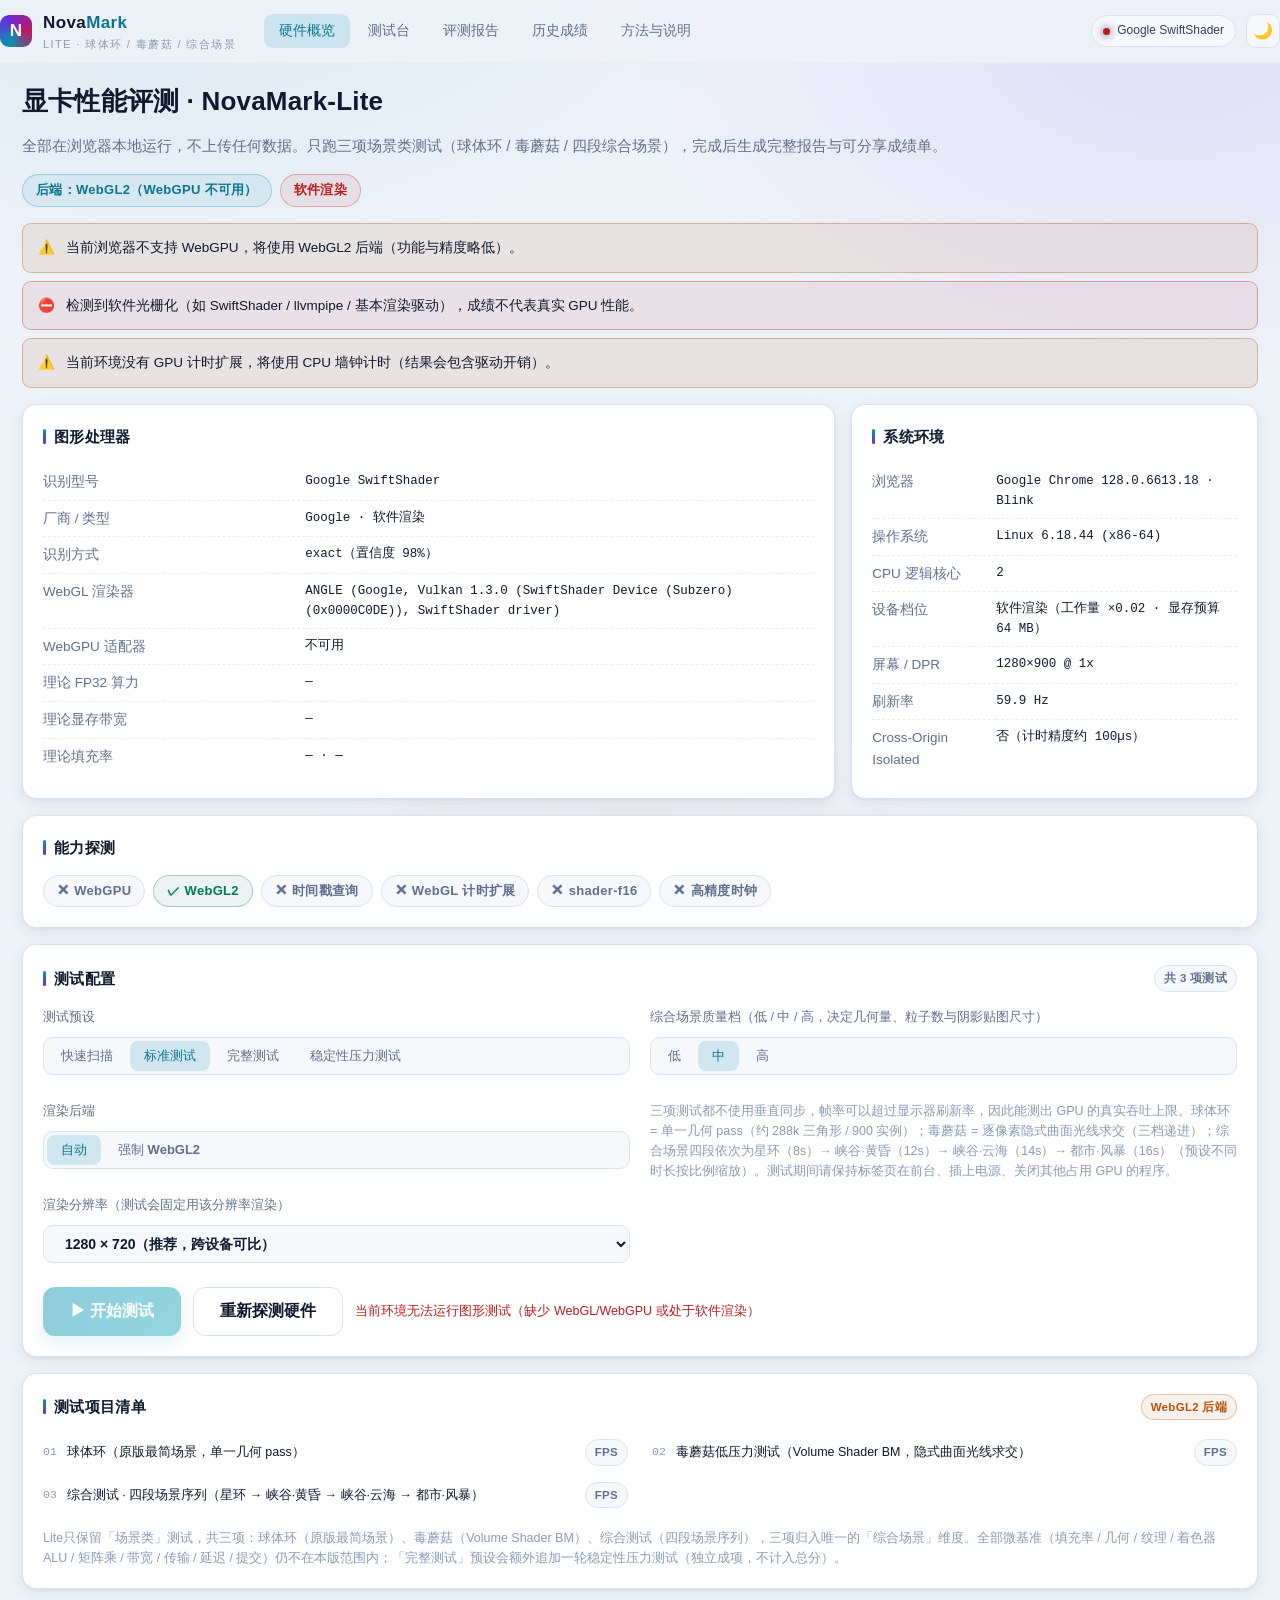
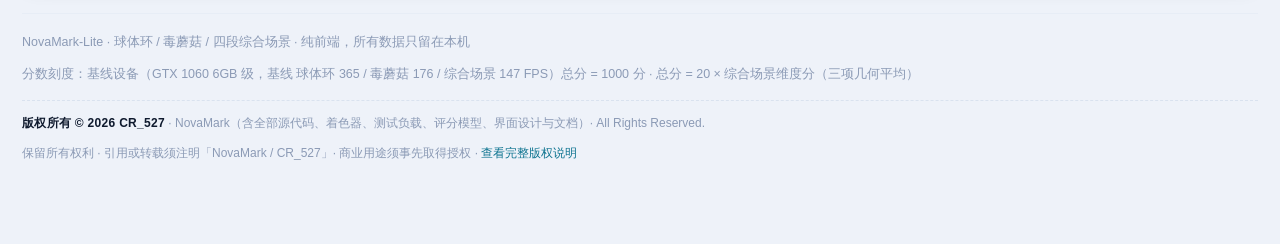
<file: index.html>
<!DOCTYPE html>
<html lang="zh-CN">
<head>
<meta charset="utf-8">
<meta name="viewport" content="width=device-width, initial-scale=1, viewport-fit=cover">
<title>NovaMark-Lite · 网页显卡场景评测（球体环 / 毒蘑菇 / 综合场景）</title>
<meta name="description" content="完全运行在浏览器里的 GPU 场景性能评测工具：球体环（原版最简场景）+ 毒蘑菇（Volume Shader BM）+ 四段综合场景序列，输出可对比的分数与完整报告。不含微基准测试。">
<meta name="author" content="CR_527">
<meta name="copyright" content="Copyright © 2026 CR_527. All Rights Reserved.">
<meta name="generator" content="NovaMark-Lite">
<meta name="rights" content="NovaMark 全部源代码、着色器、测试负载、评分模型、界面设计与文档的著作权归 CR_527 所有。">
<meta name="color-scheme" content="light dark">
<link rel="stylesheet" href="assets/css/style.css">
<link rel="icon" href="data:image/svg+xml,<svg xmlns='http://www.w3.org/2000/svg' viewBox='0 0 100 100'><defs><linearGradient id='g' x1='0' y1='0' x2='1' y2='1'><stop offset='0' stop-color='%2322d3ee'/><stop offset='1' stop-color='%238b5cf6'/></linearGradient></defs><rect width='100' height='100' rx='22' fill='url(%23g)'/><path d='M28 74V26l44 48V26' stroke='%23070b14' stroke-width='11' fill='none' stroke-linecap='round' stroke-linejoin='round'/></svg>">
<script>
/* 主题必须在样式生效前定好，否则会先闪一下白/黑。
   默认浅色；用户手动切换过就记在 localStorage 里。 */
(function () {
  try {
    var saved = localStorage.getItem('novamark:theme');
    var theme = (saved === 'dark' || saved === 'light') ? saved : 'light';
    document.documentElement.setAttribute('data-theme', theme);
  } catch (e) {
    document.documentElement.setAttribute('data-theme', 'light');
  }
})();
</script>
</head>
<body>

<header class="topbar">
  <div class="topbar-inner">
    <div class="brand" title="NovaMark-Lite">
      <div class="brand-logo">N</div>
      <div>
        <div class="brand-name">Nova<span>Mark</span></div>
        <div class="brand-sub">Lite · 球体环 / 毒蘑菇 / 综合场景</div>
      </div>
    </div>

    <nav class="nav">
      <button data-view="overview" class="active">硬件概览</button>
      <button data-view="bench">测试台</button>
      <button data-view="report">评测报告</button>
      <button data-view="history">历史成绩</button>
      <button data-view="about">方法与说明</button>
    </nav>

    <div class="topbar-right">
      <span class="chip" id="chip-gpu"><span class="dot"></span><span id="chip-gpu-text">正在探测…</span></span>
      <button class="theme-toggle" id="theme-toggle" title="切换浅色 / 深色主题" aria-label="切换主题">🌙</button>
    </div>
  </div>
</header>

<main class="app">

  <section class="view" id="view-overview"></section>

  <section class="view hidden" id="view-bench"></section>

  <section class="view hidden" id="view-report"></section>

  <section class="view hidden" id="view-history"></section>

  <section class="view hidden" id="view-about"></section>

  <footer class="mt24" style="border-top:1px solid var(--border-soft); padding-top:18px;">
    <div class="row between wrap" style="gap:12px">
      <div class="small dim">NovaMark-Lite · 球体环 / 毒蘑菇 / 四段综合场景 · 纯前端，所有数据只留在本机</div>
      <div class="small dim">
        分数刻度：基线设备（GTX 1060 6GB 级，基线 球体环 365 / 毒蘑菇 176 / 综合场景 147 FPS）总分 = 1000 分 ·
        总分 = 20 × 综合场景维度分（三项几何平均）
      </div>
    </div>
    <div class="copyright mt16">
      <div class="row between wrap" style="gap:10px">
        <div>
          <b>版权所有 © 2026 CR_527</b>
          <span class="dim">· NovaMark（含全部源代码、着色器、测试负载、评分模型、界面设计与文档）· All Rights Reserved.</span>
        </div>
        <div class="dim">
          保留所有权利 · 引用或转载须注明「NovaMark / CR_527」· 商业用途须事先取得授权 ·
          <a href="#" id="footer-copyright-link">查看完整版权说明</a>
        </div>
      </div>
    </div>
  </footer>

</main>

<div class="toast-host" id="toast-host"></div>

<noscript>
  <div class="app"><div class="alert bad">NovaMark 需要启用 JavaScript 才能运行。</div></div>
</noscript>

<!-- ============================ 依赖（全部为本地经典脚本，零构建） ============================ -->
<script src="assets/js/core/util.js"></script>

<!-- GPU 参考规格库：part-* 是各厂商分片，必须先于聚合器 gpu-db.js 加载 -->
<script src="assets/js/data/gpu-db-part-nvidia-amd.js"></script>
<script src="assets/js/data/gpu-db-part-intel-apple-qualcomm.js"></script>
<script src="assets/js/data/gpu-db-part-mobile.js"></script>
<script src="assets/js/data/gpu-db-part-techpowerup.js"></script>
<script src="assets/js/data/gpu-db.js"></script>
<script src="assets/js/detect/device.js"></script>
<script src="assets/js/detect/gpu-match.js"></script>

<script src="assets/js/report/charts.js"></script>

<!-- 场景着色器：WGSL（WebGPU）与 GLSL ES 3.00（WebGL2）两套。
     wgsl.js / glsl.js 里既含原版球体环（ring）所用的着色器，也含其余基础场景负载着色器 -->
<script src="assets/js/bench/shaders/wgsl.js"></script>
<script src="assets/js/bench/shaders/glsl.js"></script>
<script src="assets/js/bench/shaders/scene.js"></script>
<script src="assets/js/bench/shaders/scene-glsl.js"></script>
<script src="assets/js/bench/engine.js"></script>

<!-- 三个测试项：球体环（原版最简场景）→ 毒蘑菇（Volume Shader BM）→ 综合测试（四段序列） -->
<script src="assets/js/bench/tests/scene-ring.js"></script>
<script src="assets/js/bench/tests/vsbm.js"></script>
<script src="assets/js/bench/tests/scene.js"></script>

<script src="assets/js/score/score.js"></script>
<script src="assets/js/report/report.js"></script>
<script src="assets/js/bench/suite.js"></script>
<script src="assets/js/ui/app.js"></script>

<script>
/* 顶栏芯片 + 启动 */
(function () {
  function chip() {
    var N = window.Nova;
    if (!N || !N.app) return;
    var s = N.app.state;
    var t = document.getElementById('chip-gpu-text');
    var c = document.getElementById('chip-gpu');
    if (!t || !c) return;
    if (!s.deviceInfo) return;
    var name = (s.gpuMatch && s.gpuMatch.gpu) ? s.gpuMatch.gpu.name
      : (s.gpuMatch && s.gpuMatch.displayName) || '未知 GPU';
    t.textContent = name;
    c.className = 'chip ' + (s.deviceInfo.flags.softwareRenderer ? 'bad'
      : (s.deviceInfo.flags.hardwareAccelerated ? '' : 'warn'));
    c.title = (s.deviceInfo.webgl && s.deviceInfo.webgl.unmaskedRenderer) || '';
  }

  function boot() {
    if (!window.Nova || !window.Nova.app) {
      document.getElementById('view-overview').innerHTML =
        '<div class="alert bad">核心脚本加载失败，请确认 assets 目录完整。</div>';
      return;
    }
    window.Nova.app.boot();

    // 页脚「查看完整版权说明」→ 切到「方法与说明」并滚到版权块
    var link = document.getElementById('footer-copyright-link');
    if (link) {
      link.addEventListener('click', function (ev) {
        ev.preventDefault();
        window.Nova.app.setView('about');
        setTimeout(function () {
          var c = document.getElementById('copyright');
          if (c) c.scrollIntoView({ behavior: 'smooth', block: 'start' });
        }, 60);
      });
    }

    var t = setInterval(chip, 400);
    setTimeout(function () { clearInterval(t); chip(); }, 15000);
  }

  if (document.readyState === 'loading') document.addEventListener('DOMContentLoaded', boot);
  else boot();
})();
</script>

</body>
</html>
</file>
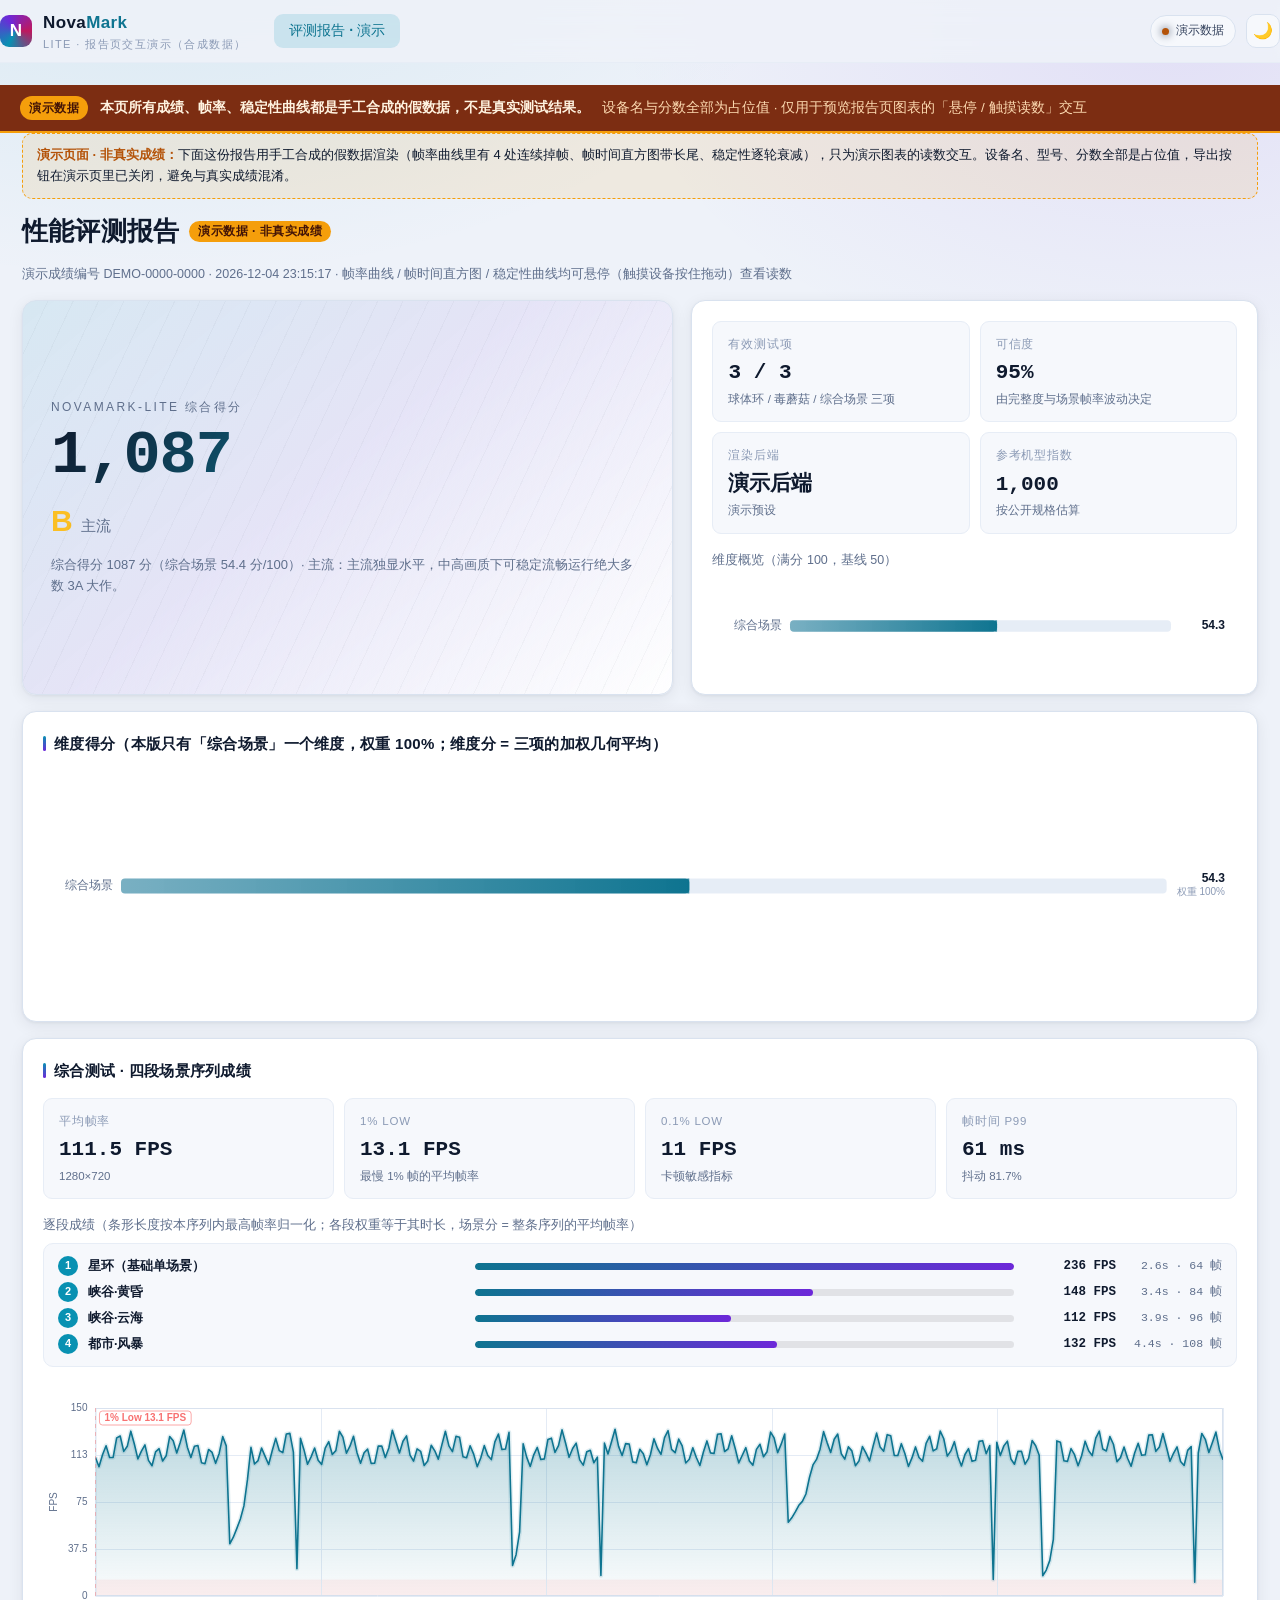
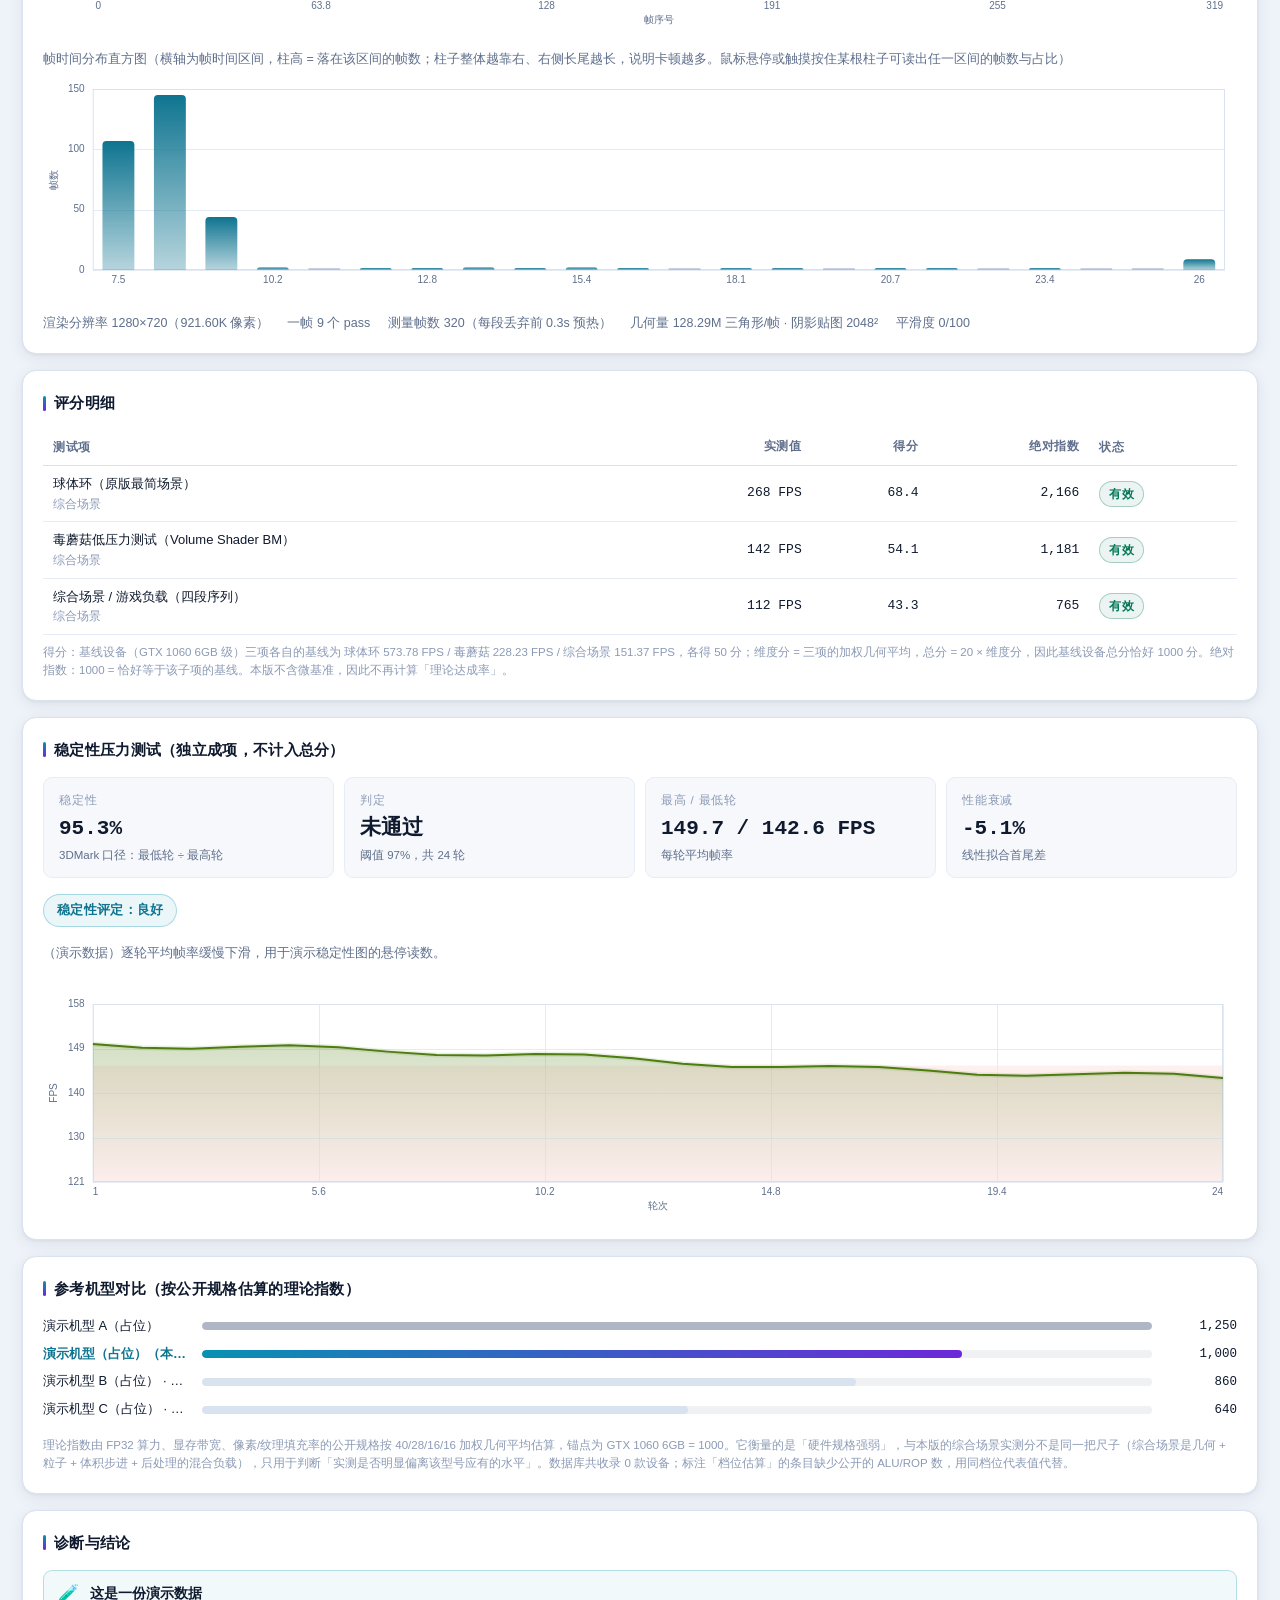
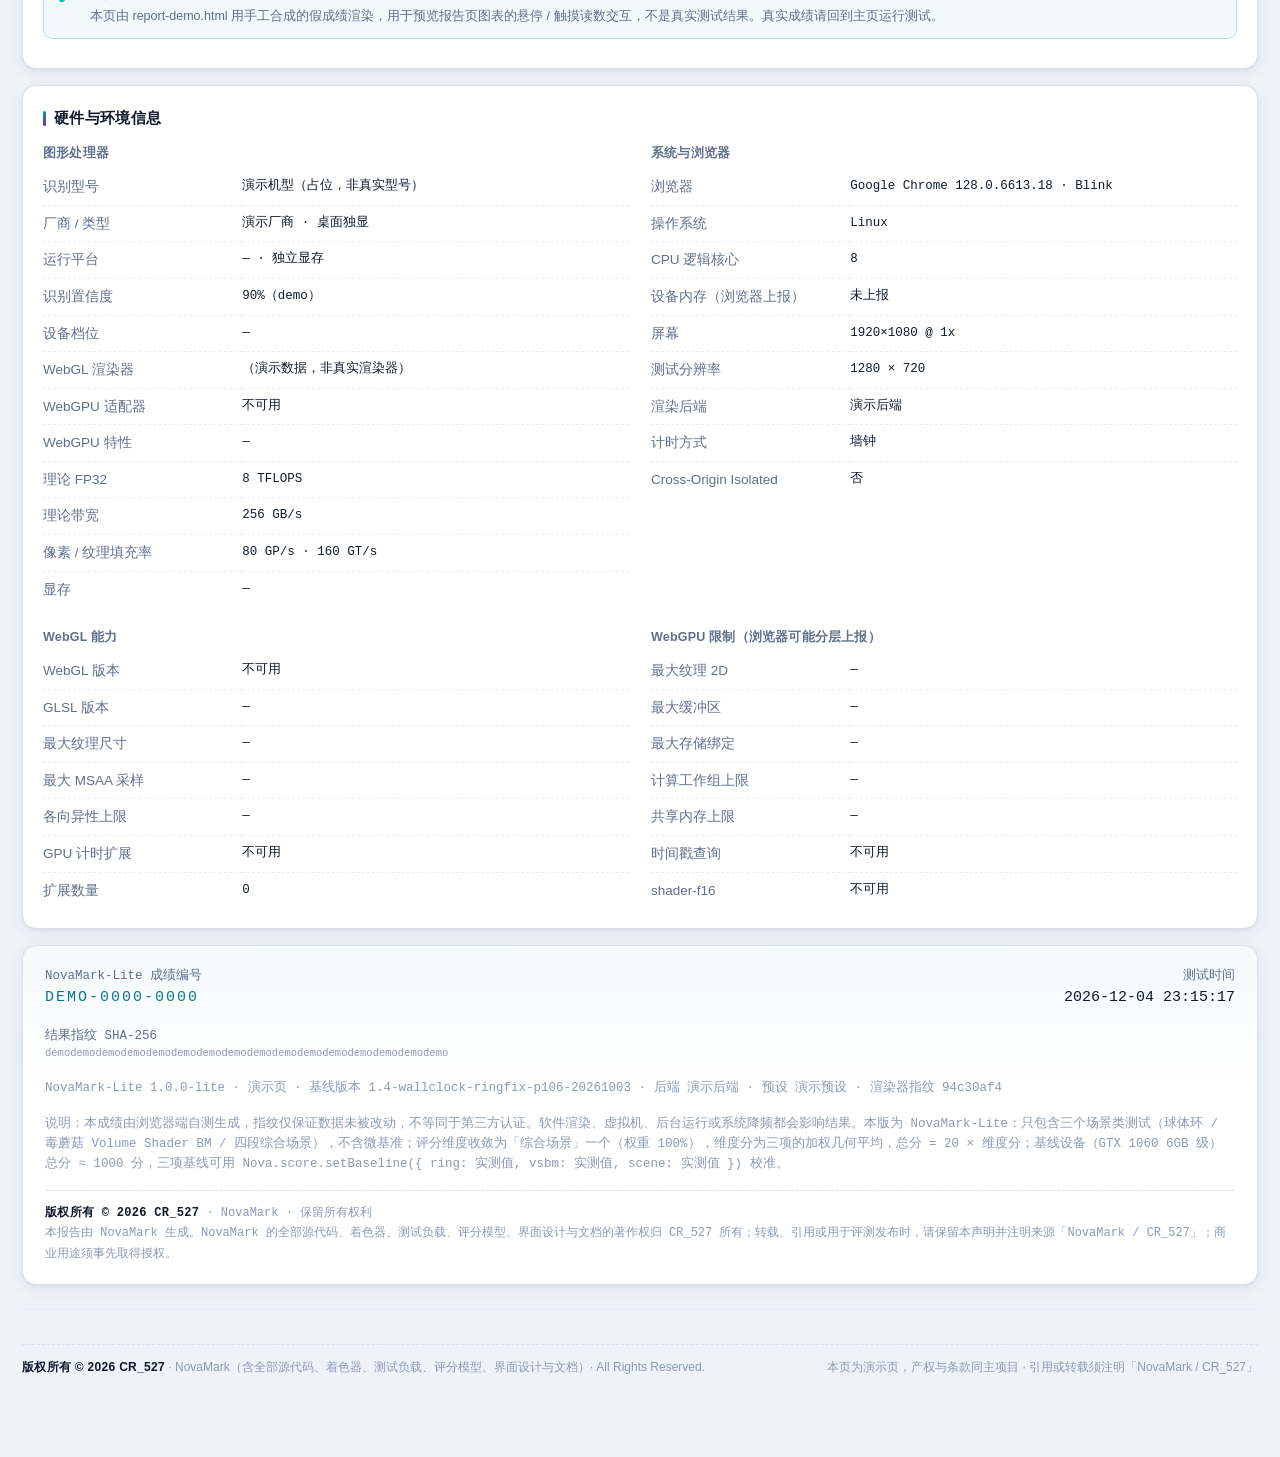
<file: report-demo.html>
<!DOCTYPE html>
<html lang="zh-CN">
<head>
<meta charset="utf-8">
<meta name="viewport" content="width=device-width, initial-scale=1, viewport-fit=cover">
<title>【演示数据 · 非真实成绩】NovaMark-Lite 报告页交互演示</title>
<meta name="robots" content="noindex">
<meta name="description" content="NovaMark-Lite 报告页的交互演示页：用手工合成的假数据渲染完整报告，用于预览图表的悬停 / 触摸读数效果。不是真实测试结果。">
<meta name="author" content="CR_527">
<meta name="copyright" content="Copyright © 2026 CR_527. All Rights Reserved.">
<meta name="color-scheme" content="light dark">
<link rel="stylesheet" href="assets/css/style.css">
<script>
/* 与 index.html 相同的主题初始化：在样式生效前定好，避免闪屏 */
(function () {
  try {
    var saved = localStorage.getItem('novamark:theme');
    document.documentElement.setAttribute('data-theme', (saved === 'dark' || saved === 'light') ? saved : 'light');
  } catch (e) {
    document.documentElement.setAttribute('data-theme', 'light');
  }
})();
</script>
<style>
  /* 演示页自己的外壳样式（不参与图表绘制）。
     注意：顶栏是 position: sticky; top: 0，所以这条横幅不能用 sticky，否则会盖住顶栏。 */
  .demo-banner {
    display: flex; align-items: center; gap: 12px; flex-wrap: wrap;
    padding: 11px 20px;
    background: #7c2d12; color: #fff3e0;
    border-bottom: 2px solid #f59e0b;
    font-size: 13.5px; line-height: 1.5;
  }
  .demo-banner .demo-tag {
    flex: 0 0 auto; padding: 3px 9px; border-radius: 999px;
    background: #f59e0b; color: #431407; font-weight: 800; letter-spacing: .5px; font-size: 12px;
  }
  .demo-banner b { font-weight: 700; }
  .demo-banner .demo-sub { color: #fcd9b0; }
  .demo-note {
    border: 1px dashed #f59e0b; background: rgba(245, 158, 11, 0.10);
    border-radius: 10px; padding: 11px 14px; margin-bottom: 16px; font-size: 13px; line-height: 1.6;
  }
  .demo-note b { color: #b45309; }
  .demo-h1 { display: flex; align-items: center; gap: 10px; flex-wrap: wrap; }
  .demo-h1 .demo-chip {
    padding: 3px 9px; border-radius: 999px; background: #f59e0b; color: #431407;
    font-weight: 800; font-size: 12px; letter-spacing: .5px;
  }
</style>
</head>
<body>

<header class="topbar">
  <div class="topbar-inner">
    <div class="brand" title="NovaMark-Lite 演示页">
      <div class="brand-logo">N</div>
      <div>
        <div class="brand-name">Nova<span>Mark</span></div>
        <div class="brand-sub">Lite · 报告页交互演示（合成数据）</div>
      </div>
    </div>
    <nav class="nav"><button class="active">评测报告 · 演示</button></nav>
    <div class="topbar-right">
      <span class="chip warn"><span class="dot"></span><span>演示数据</span></span>
      <button class="theme-toggle" id="theme-toggle" title="切换浅色 / 深色主题" aria-label="切换主题">🌙</button>
    </div>
  </div>
</header>

<div class="demo-banner" role="alert">
  <span class="demo-tag">演示数据</span>
  <b>本页所有成绩、帧率、稳定性曲线都是手工合成的假数据，不是真实测试结果。</b>
  <span class="demo-sub">设备名与分数全部为占位值 · 仅用于预览报告页图表的「悬停 / 触摸读数」交互</span>
</div>

<main class="app">
  <section class="view" id="view-report"></section>

  <footer class="mt24" style="border-top:1px solid var(--border-soft); padding-top:18px;">
    <div class="copyright mt16">
      <div class="row between wrap" style="gap:10px">
        <div>
          <b>版权所有 © 2026 CR_527</b>
          <span class="dim">· NovaMark（含全部源代码、着色器、测试负载、评分模型、界面设计与文档）· All Rights Reserved.</span>
        </div>
        <div class="dim">本页为演示页，产权与条款同主项目 · 引用或转载须注明「NovaMark / CR_527」</div>
      </div>
    </div>
  </footer>
</main>

<!-- 复用主项目同一套脚本：图表库与报告渲染，没有任何重复的绘图代码 -->
<script src="assets/js/core/util.js"></script>
<script src="assets/js/detect/device.js"></script>
<script src="assets/js/report/charts.js"></script>
<script src="assets/js/score/score.js"></script>
<script src="assets/js/report/report.js"></script>

<script>
/* ============================================================================
 * 演示页引导：合成一份「像真的」的假成绩，然后交给 Nova.report.build() 渲染。
 * 这里只造数据 + 切主题，所有图表都由 assets/js/report/charts.js 绘制，
 * 报告版式全部由 assets/js/report/report.js 生成 —— 与真实报告页完全同一套代码。
 * ==========================================================================*/
(function () {
  'use strict';

  var N = window.Nova;
  var U = N && N.util;
  var el = U.el, fmt = U.fmt;

  /* ---------------- 1. 合成帧时间序列：几处明显掉帧 + 长尾 ---------------- */

  function makeFrameTimes() {
    var out = [];
    var i;
    var base = 8.6;
    for (i = 0; i < 320; i++) {
      /* 固定相位的抖动（不用随机数，保证每次打开形状一致，便于对比截图） */
      out.push(base + 0.62 * Math.sin(i * 1.7) + 0.48 * Math.sin(i * 0.41 + 1.2));
    }
    /* 几处连续掉帧：帧率曲线上能一眼看到坑，悬停能读出是哪一帧、掉到多少。
     * 每处从峰值线性回落到该帧原本的水平 —— 只降速、不「提速」，
     * 否则会在坑的尾部造出比基准还快的假帧，直方图也会被带偏。 */
    var dips = [
      [38, 6, 24],
      [118, 3, 41],
      [196, 8, 17],
      [268, 4, 62]
    ];
    dips.forEach(function (d) {
      var n = d[1], peak = d[2];
      for (var k = 0; k < n; k++) {
        var idx = d[0] + k;
        if (idx >= out.length) continue;
        out[idx] = out[idx] + (peak - out[idx]) * (1 - k / n);
      }
    });
    /* 长尾：零星的超长帧，直方图右侧因此拖出一条尾巴 */
    [57, 143, 254, 311].forEach(function (idx, n) {
      if (idx < out.length) out[idx] = 46 + n * 15;
    });
    return out;
  }

  /* 从帧时间序列反算报告要用的统计量，保证数字与曲线自洽 */
  function frameStats(ft) {
    var fps = ft.map(function (ms) { return 1000 / ms; });
    var sum = 0, i;
    for (i = 0; i < fps.length; i++) sum += fps[i];
    var avg = sum / fps.length;
    var sortedMs = ft.slice().sort(function (a, b) { return a - b; });
    function slowestFps(frac) {
      var n = Math.max(1, Math.round(sortedMs.length * frac));
      var tail = sortedMs.slice(sortedMs.length - n);
      var s = 0;
      for (var k = 0; k < tail.length; k++) s += tail[k];
      return 1000 / (s / tail.length);
    }
    var mean = sortedMs.reduce(function (a, b) { return a + b; }, 0) / sortedMs.length;
    var varr = 0;
    for (i = 0; i < ft.length; i++) varr += (ft[i] - mean) * (ft[i] - mean);
    var sd = Math.sqrt(varr / ft.length);
    return {
      fpsAvg: avg,
      fps1Low: slowestFps(0.01),
      fps01Low: slowestFps(0.001),
      p99FrameMs: sortedMs[Math.min(sortedMs.length - 1, Math.floor(sortedMs.length * 0.99))],
      medianFrameMs: sortedMs[Math.floor(sortedMs.length / 2)],
      jitter: mean > 0 ? sd / mean : 0,
      smoothness: Math.max(0, Math.min(100, 100 - (sd / mean) * 420))
    };
  }

  /* ---------------- 2. 合成逐轮衰减的稳定性数据 ---------------- */

  function makeStabilityRounds() {
    var rounds = [];
    for (var i = 0; i < 24; i++) {
      /* 逐轮缓慢下滑 + 小幅波动：稳定性图能看到明确趋势 */
      var v = 150 * (1 - 0.0022 * i) - 0.6 * Math.sin(i * 1.1) - 0.35 * Math.sin(i * 0.37 + 2);
      rounds.push(Math.round(v * 10) / 10);
    }
    return rounds;
  }

  /* ---------------- 3. 组装一份假成绩 ---------------- */

  function buildDemoData() {
    var ft = makeFrameTimes();
    var fs = frameStats(ft);

    var demoRing = {
      id: 'ring', name: '球体环（演示）', group: 'scene', unit: 'FPS', unitScale: 1,
      backend: 'webgl2', status: 'done', raw: 268, metric: 268, samples: [], cv: 0.04, valid: true,
      meta: { frames: 240, fpsAvg: 268, fps1Low: 231, passes: 1, instances: 900, triangles: 288000 }
    };
    var demoVsbm = {
      id: 'vsbm', name: '毒蘑菇低压力测试（演示）', group: 'scene', unit: 'FPS', unitScale: 1,
      backend: 'webgl2', status: 'done', raw: 142, metric: 142, samples: [], cv: 0.05, valid: true,
      meta: { frames: 300, fpsAvg: 142, fps1Low: 120, levels: 3, levelScale: 1 }
    };
    var demoScene = {
      id: 'scene', name: '综合场景测试（演示）', group: 'scene', unit: 'FPS', unitScale: 1,
      backend: 'webgl2', status: 'done', raw: Math.round(fs.fpsAvg * 10) / 10, metric: Math.round(fs.fpsAvg * 10) / 10,
      samples: [], cv: 0.09, valid: true,
      meta: {
        frames: ft.length,
        fpsAvg: fs.fpsAvg,
        fps1Low: fs.fps1Low,
        fps01Low: fs.fps01Low,
        p99FrameMs: fs.p99FrameMs,
        medianFrameMs: fs.medianFrameMs,
        jitter: fs.jitter,
        smoothness: fs.smoothness,
        frameTimes: ft,
        segments: [
          { id: 'ring', name: '星环（基础单场景）', fps: 236, frames: 64, durationMs: 2600, mode: 'ring' },
          { id: 'canyon', name: '峡谷·黄昏', fps: 148, frames: 84, durationMs: 3400, mode: 'canyon' },
          { id: 'cloud', name: '峡谷·云海', fps: 112, frames: 96, durationMs: 3900, mode: 'canyon' },
          { id: 'city', name: '都市·风暴', fps: 132, frames: 108, durationMs: 4400, mode: 'city' }
        ],
        segmentCount: 4, totalDurationMs: 14300, warmupMs: 300, pipelineDepth: 2,
        renderWidth: 1280, renderHeight: 720, renderPixels: 1280 * 720, preset: 'medium',
        instances: 1600, triangles: 294912 + 80000 * 1600, terrainTriangles: 294912,
        rockTriangles: 80000 * 1600, particles: 24000, passes: 9, shadowSize: 2048,
        durationMs: 14300, normFactor: 1, scoreMetric: 150, scoreBasis: '整条序列平均帧率'
      }
    };

    var results = [demoRing, demoVsbm, demoScene];
    var model = N.score.dimensions(results, { flags: {} });
    var rounds = makeStabilityRounds();
    var stability = N.score.stability(rounds);
    stability.note = '（演示数据）逐轮平均帧率缓慢下滑，用于演示稳定性图的悬停读数。';

    var browser;
    try { browser = N.detect.detectBrowser(); } catch (e) { browser = null; }

    var data = {
      id: 'DEMO-0000-0000',
      hash: 'demo'.repeat(16),
      timestamp: Date.now(),
      version: 'NovaMark-Lite ' + N.VERSION + ' · 演示页',
      demo: true,
      device: {
        browser: browser || { name: '演示浏览器', version: '0.0' },
        os: (browser && browser.os) || { name: '演示系统', version: '0.0' },
        webgl: { unmaskedRenderer: '（演示数据，非真实渲染器）' },
        webgpu: {},
        hardware: { cpuCores: 8, screen: { width: 1920, height: 1080 }, devicePixelRatio: 1 },
        flags: {}
      },
      gpu: {
        displayName: '演示机型（占位，非真实型号）',
        match: {
          gpu: {
            name: '演示机型（占位，非真实型号）', vendor: '演示厂商', type: 'desktop',
            specs: { fp32Tflops: 8.0, bandwidthGBs: 256, pixelRateGps: 80, texelRateGts: 160 }
          },
          ok: true, confidence: 0.9, method: 'demo'
        }
      },
      results: {
        results: results,
        score: model,
        absolute: N.score.absoluteAll(results),
        efficiency: [],
        diagnostics: [{
          level: 'info', icon: '🧪',
          title: '这是一份演示数据',
          detail: '本页由 report-demo.html 用手工合成的假成绩渲染，用于预览报告页图表的悬停 / 触摸读数交互，不是真实测试结果。真实成绩请回到主页运行测试。'
        }],
        comparison: {
          self: { name: '演示机型（占位）', index: 1000, self: true },
          entries: [
            { name: '演示机型 A（占位）', index: 1250 },
            { name: '演示机型（占位）', index: 1000, self: true },
            { name: '演示机型 B（占位）', index: 860, estimated: true },
            { name: '演示机型 C（占位）', index: 640, estimated: true }
          ],
          dbSize: 0
        },
        stability: stability,
        extra: { backend: '演示' }
      },
      config: { backendLabel: '演示后端', presetName: '演示预设', resolution: '1280 × 720', timing: '墙钟' }
    };
    return data;
  }

  /* ---------------- 4. 主题切换（与主项目同一套调色板） ---------------- */

  var CHART_THEMES = {
    light: {
      bg: 'transparent', panel: '#ffffff', border: '#d9e2ef', grid: '#e4ebf5',
      text: '#0f1a2e', muted: '#5f6f8c', dim: '#8b9ab5',
      cyan: '#0e7490', blue: '#1d4ed8', violet: '#6d28d9', magenta: '#be185d',
      lime: '#4d7c0f', amber: '#b45309', orange: '#c2410c', red: '#b91c1c',
      series: ['#0e7490', '#be185d', '#4d7c0f', '#b45309', '#6d28d9', '#1d4ed8', '#c2410c', '#b91c1c']
    },
    dark: {
      bg: 'transparent', panel: '#111a2e', border: '#1e2b45', grid: '#1b2740',
      text: '#e6edf7', muted: '#8fa3c4', dim: '#5b6b8a',
      cyan: '#22d3ee', blue: '#3b82f6', violet: '#8b5cf6', magenta: '#f472b6',
      lime: '#a3e635', amber: '#fbbf24', orange: '#fb923c', red: '#f87171',
      series: ['#22d3ee', '#f472b6', '#a3e635', '#fbbf24', '#8b5cf6', '#3b82f6', '#fb923c', '#f87171']
    }
  };

  function applyTheme(name) {
    var theme = name === 'dark' ? 'dark' : 'light';
    document.documentElement.setAttribute('data-theme', theme);
    try { U.storage.set('theme', theme); } catch (e) { /* noop */ }
    var btn = document.getElementById('theme-toggle');
    if (btn) {
      btn.textContent = theme === 'dark' ? '☀️' : '🌙';
      btn.title = theme === 'dark' ? '切换到浅色主题' : '切换到深色主题';
    }
    if (window.NovaCharts) {
      var pal = CHART_THEMES[theme];
      for (var k in pal) {
        if (Object.prototype.hasOwnProperty.call(pal, k)) NovaCharts.theme[k] = pal[k];
      }
      try { NovaCharts.redrawAll(); } catch (e) { /* noop */ }
    }
  }

  /* ---------------- 5. 渲染 ---------------- */

  function render() {
    var host = document.getElementById('view-report');
    var data = buildDemoData();
    /* 方便在控制台里检查这份假数据（也是自动化验证的抓手） */
    window.NovaDemoData = data;
    window.NovaDemoIsFake = true;

    host.appendChild(el('div', { class: 'demo-note' }, [
      el('b', { text: '演示页面 · 非真实成绩：' }),
      document.createTextNode('下面这份报告用手工合成的假数据渲染（帧率曲线里有 ' +
        '4 处连续掉帧、帧时间直方图带长尾、稳定性逐轮衰减），只为演示图表的读数交互。' +
        '设备名、型号、分数全部是占位值，导出按钮在演示页里已关闭，避免与真实成绩混淆。')
    ]));

    host.appendChild(el('div', { class: 'row between wrap mb16', style: { gap: '12px' } }, [
      el('div', {}, [
        el('h1', { class: 'demo-h1' }, [
          document.createTextNode('性能评测报告'),
          el('span', { class: 'demo-chip', text: '演示数据 · 非真实成绩' })
        ]),
        el('div', { class: 'muted small', text: '演示成绩编号 ' + data.id + ' · ' + fmt.date(data.timestamp) +
          ' · 帧率曲线 / 帧时间直方图 / 稳定性曲线均可悬停（触摸设备按住拖动）查看读数' })
      ])
    ]));

    var container = el('div', { id: 'report-body' });
    host.appendChild(container);

    N.report.build(container, data);

    /* 报告头部的「维度概览」迷你条形图（主项目里由 app.js 填充，这里用同一条 API 补上） */
    var heroBars = document.getElementById('nova-hero-bars');
    if (heroBars && model_of(data)) {
      var cv = el('canvas', { class: 'chart-canvas', style: { height: '96px' } });
      heroBars.appendChild(cv);
      NovaCharts.hbar(cv, {
        rowHeight: 26,
        gap: 6,
        items: model_of(data).dimensions.map(function (d, i) {
          return {
            label: d.name,
            value: d.score === null ? 0 : d.score,
            max: 100,
            color: NovaCharts.theme.series[i % NovaCharts.theme.series.length],
            display: d.score === null ? 'N/A' : fmt.num(d.score, 1)
          };
        })
      });
    }
  }

  function model_of(data) {
    return (data && data.results && data.results.score) || null;
  }

  function boot() {
    if (!N || !N.report || !N.score || !window.NovaCharts) {
      document.getElementById('view-report').innerHTML =
        '<div class="alert bad">核心脚本加载失败，请确认 assets 目录完整。</div>';
      return;
    }
    applyTheme(document.documentElement.getAttribute('data-theme') === 'dark' ? 'dark' : 'light');
    render();
    var btn = document.getElementById('theme-toggle');
    if (btn) {
      btn.addEventListener('click', function () {
        applyTheme(document.documentElement.getAttribute('data-theme') === 'dark' ? 'light' : 'dark');
      });
    }
  }

  if (document.readyState === 'loading') document.addEventListener('DOMContentLoaded', boot);
  else boot();
})();
</script>

</body>
</html>
</file>
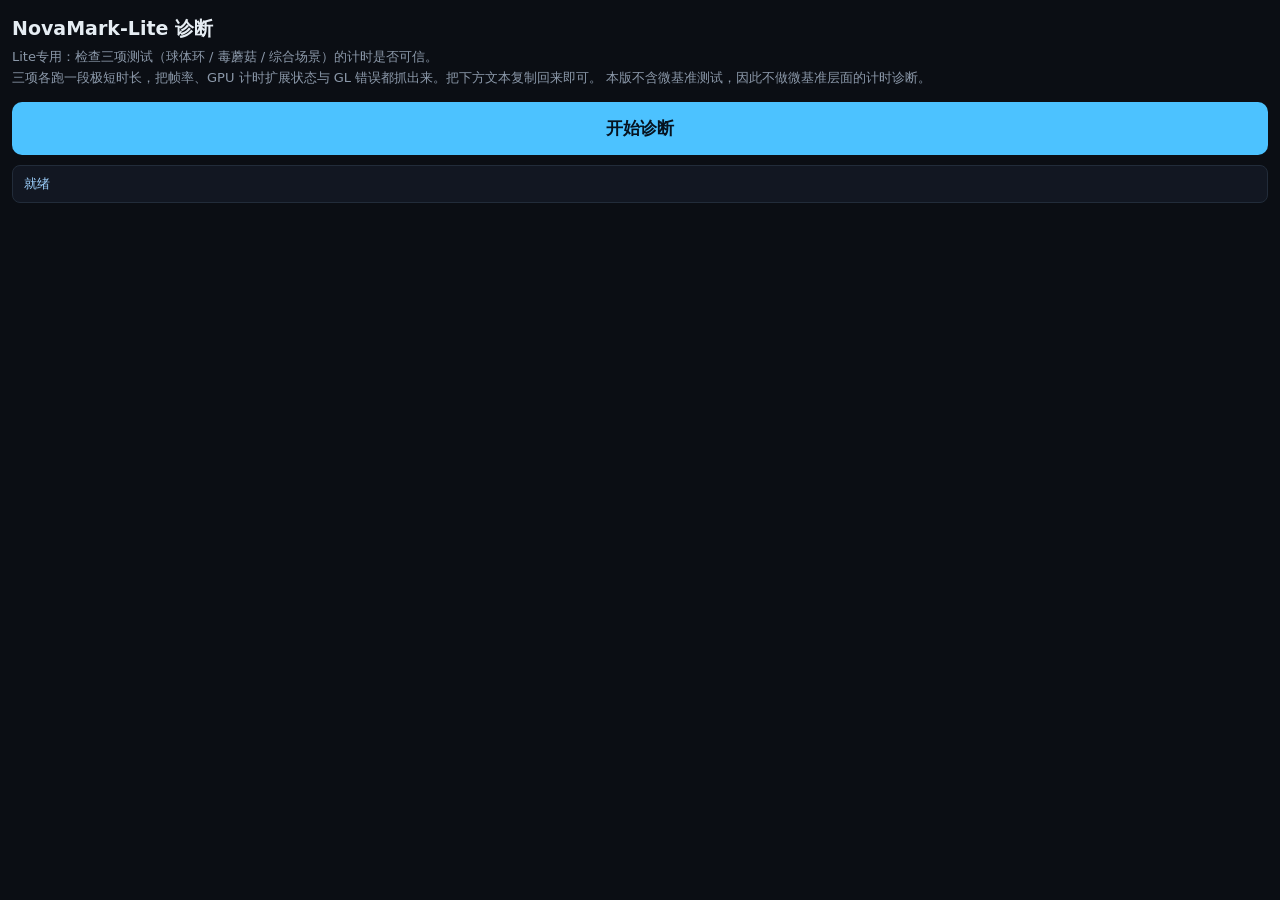
<file: tests/diag.html>
<!DOCTYPE html>
<html lang="zh-CN">
<head>
<meta charset="utf-8">
<meta name="viewport" content="width=device-width,initial-scale=1,viewport-fit=cover">
<title>NovaMark-Lite 诊断（综合场景计时可信度）</title>
<style>
  :root { color-scheme: dark; }
  * { box-sizing: border-box; }
  body {
    margin: 0; padding: 14px 12px 40px;
    background: #0b0e14; color: #e6edf3;
    font: 15px/1.55 -apple-system, "PingFang SC", "Microsoft YaHei", system-ui, sans-serif;
    -webkit-text-size-adjust: 100%;
  }
  h1 { font-size: 19px; margin: 0 0 4px; }
  .sub { color: #8b98a9; font-size: 13px; margin-bottom: 14px; }
  #go {
    width: 100%; padding: 15px; font-size: 17px; font-weight: 700;
    color: #06121f; background: #4cc2ff; border: 0; border-radius: 10px;
    margin-bottom: 16px;
  }
  #go:disabled { opacity: .5; }
  .card {
    background: #121722; border: 1px solid #222c3a; border-radius: 10px;
    padding: 11px 12px; margin-bottom: 11px;
  }
  .card h2 { font-size: 15px; margin: 0 0 8px; color: #9fd2ff; }
  .row { display: flex; justify-content: space-between; gap: 10px; padding: 2px 0; }
  .k { color: #8b98a9; }
  .v { font-family: ui-monospace, Menlo, Consolas, monospace; text-align: right; word-break: break-all; }
  .val { font-size: 19px; font-weight: 700; color: #7ee787; }
  .bad { color: #ff7b72; }
  .warn { color: #e3b341; }
  pre {
    white-space: pre-wrap; word-break: break-all; font-size: 12px;
    background: #0d1219; border: 1px solid #222c3a; border-radius: 8px;
    padding: 10px; margin: 0; max-height: 46vh; overflow: auto;
  }
  .copy { margin-top: 9px; width: 100%; padding: 12px; font-size: 15px;
    background: #1f6feb; color: #fff; border: 0; border-radius: 8px; }
</style>
</head>
<body>
<h1>NovaMark-Lite 诊断</h1>
<div class="sub">
  Lite专用：检查三项测试（球体环 / 毒蘑菇 / 综合场景）的计时是否可信。<br>
  三项各跑一段极短时长，把帧率、GPU 计时扩展状态与 GL 错误都抓出来。把下方文本复制回来即可。
  本版不含微基准测试，因此不做微基准层面的计时诊断。
</div>

<button id="go">开始诊断</button>
<div id="status" style="margin:-6px 0 14px;padding:9px 11px;background:#121722;border:1px solid #222c3a;border-radius:8px;font:13px ui-monospace,monospace;color:#9fd2ff">就绪</div>
<div id="out"></div>

<script src="../assets/js/core/util.js"></script>
<script src="../assets/js/data/gpu-db-part-nvidia-amd.js"></script>
<script src="../assets/js/data/gpu-db-part-intel-apple-qualcomm.js"></script>
<script src="../assets/js/data/gpu-db-part-mobile.js"></script>
<script src="../assets/js/data/gpu-db-part-techpowerup.js"></script>
<script src="../assets/js/data/gpu-db.js"></script>
<script src="../assets/js/detect/device.js"></script>
<script src="../assets/js/detect/gpu-match.js"></script>
<script src="../assets/js/bench/shaders/wgsl.js"></script>
<script src="../assets/js/bench/shaders/glsl.js"></script>
<script src="../assets/js/bench/shaders/scene.js"></script>
<script src="../assets/js/bench/shaders/scene-glsl.js"></script>
<script src="../assets/js/bench/engine.js"></script>
<script src="../assets/js/bench/tests/scene-ring.js"></script>
<script src="../assets/js/bench/tests/vsbm.js"></script>
<script src="../assets/js/bench/tests/scene.js"></script>
<script src="../assets/js/score/score.js"></script>
<script>
(function () {
  'use strict';
  var out = document.getElementById('out');
  var lines = [];
  function log(s) { lines.push(s); }
  function card(title, rows) {
    var h = '<div class="card"><h2>' + title + '</h2>';
    rows.forEach(function (r) {
      var cls = r.bad ? ' v bad' : (r.warn ? ' v warn' : ' v');
      var big = r.big ? ' val' : cls;
      h += '<div class="row"><span class="k">' + r.k + '</span><span class="' + big.replace(/^ /, '') + '">' + r.v + '</span></div>';
    });
    out.insertAdjacentHTML('beforeend', h + '</div>');
  }
  var statusEl = document.getElementById('status');
  function step(s) { statusEl.textContent = s; lines.push('[步骤] ' + s); }
  // 让出事件循环，保证状态条真的重绘（同步阻塞时 DOM 不会刷新）
  function yieldUI() { return new Promise(function (r) { setTimeout(r, 0); }); }

  // 实测 performance.now() 粒度 —— 它决定 1% low / P99 帧时间能精确到什么程度
  function timerRes() {
    var best = Infinity;
    for (var r = 0; r < 24; r++) {
      var p = performance.now();
      for (var i = 0; i < 8000; i++) {
        var n = performance.now();
        if (n > p) { var d = n - p; if (d > 0 && d < best) best = d; p = n; }
      }
    }
    return isFinite(best) ? best : -1;
  }

  // 探测渲染目标格式与可读性 —— 场景测试的 HDR / bloom 目标就建在这些格式上
  function probeTargets() {
    var c = document.createElement('canvas');
    c.width = 64; c.height = 64;
    var gl = c.getContext('webgl2', { alpha: false, antialias: false, preserveDrawingBuffer: false });
    if (!gl) return { err: '拿不到 webgl2 上下文' };
    var res = {};
    res.maxTex = gl.getParameter(gl.MAX_TEXTURE_SIZE);
    res.maxRb = gl.getParameter(gl.MAX_RENDERBUFFER_SIZE);
    res.maxSamples = gl.getParameter(gl.MAX_SAMPLES);
    res.cbf = !!gl.getExtension('EXT_color_buffer_float');
    res.cbhf = !!gl.getExtension('EXT_color_buffer_half_float');
    var ext = gl.getExtension('EXT_disjoint_timer_query_webgl2');
    res.timerExt = !!ext;
    res.defaultFmt = (function () {
      var f = gl.getParameter(gl.IMPLEMENTATION_COLOR_READ_FORMAT);
      var t = gl.getParameter(gl.IMPLEMENTATION_COLOR_READ_TYPE);
      return '0x' + Number(f).toString(16) + '/0x' + Number(t).toString(16);
    })();

    // 逐个格式试：建 FBO -> 检查完整性 -> readPixels -> 看 GL 错误
    function tryFmt(label, internal, fmt, type) {
      var tex = gl.createTexture();
      gl.bindTexture(gl.TEXTURE_2D, tex);
      gl.texImage2D(gl.TEXTURE_2D, 0, internal, 64, 64, 0, fmt, type, null);
      gl.texParameteri(gl.TEXTURE_2D, gl.TEXTURE_MIN_FILTER, gl.NEAREST);
      gl.texParameteri(gl.TEXTURE_2D, gl.TEXTURE_MAG_FILTER, gl.NEAREST);
      var fbo = gl.createFramebuffer();
      gl.bindFramebuffer(gl.FRAMEBUFFER, fbo);
      gl.framebufferTexture2D(gl.FRAMEBUFFER, gl.COLOR_ATTACHMENT0, gl.TEXTURE_2D, tex, 0);
      var st = gl.checkFramebufferStatus(gl.FRAMEBUFFER);
      var complete = (st === gl.FRAMEBUFFER_COMPLETE);
      gl.viewport(0, 0, 64, 64);
      gl.clearColor(0.25, 0.5, 0.75, 1); gl.clear(gl.COLOR_BUFFER_BIT);
      var buf = new Uint8Array(4);
      try { gl.readPixels(0, 0, 1, 1, gl.RGBA, gl.UNSIGNED_BYTE, buf); } catch (e) { /* noop */ }
      var e1 = gl.getError();
      var px = buf[0] + ',' + buf[1] + ',' + buf[2] + ',' + buf[3];
      gl.bindFramebuffer(gl.FRAMEBUFFER, null);
      gl.deleteFramebuffer(fbo); gl.deleteTexture(tex);
      return label + '=' + (complete ? '完整' : '不完整(0x' + Number(st).toString(16) + ')') +
        ' readPx' + (e1 ? '(err0x' + Number(e1).toString(16) + ')' : '') + ' 像素[' + px + ']';
    }
    res.targets = [];
    res.targets.push(tryFmt('RGBA8', gl.RGBA8, gl.RGBA, gl.UNSIGNED_BYTE));
    if (res.cbf) {
      res.targets.push(tryFmt('RGBA16F', gl.RGBA16F, gl.RGBA, gl.HALF_FLOAT));
      res.targets.push(tryFmt('默认读RGBA8', gl.RGBA16F, gl.RGBA, gl.UNSIGNED_BYTE));
    }
    // 阴影贴图用的深度纹理（场景测试必需）
    var dtex = gl.createTexture();
    gl.bindTexture(gl.TEXTURE_2D, dtex);
    gl.texImage2D(gl.TEXTURE_2D, 0, gl.DEPTH_COMPONENT24, 256, 256, 0, gl.DEPTH_COMPONENT, gl.UNSIGNED_INT, null);
    gl.texParameteri(gl.TEXTURE_2D, gl.TEXTURE_MIN_FILTER, gl.NEAREST);
    gl.texParameteri(gl.TEXTURE_2D, gl.TEXTURE_MAG_FILTER, gl.NEAREST);
    gl.texParameteri(gl.TEXTURE_2D, gl.TEXTURE_COMPARE_MODE, gl.COMPARE_REF_TO_TEXTURE);
    var dfbo = gl.createFramebuffer();
    gl.bindFramebuffer(gl.FRAMEBUFFER, dfbo);
    gl.framebufferTexture2D(gl.FRAMEBUFFER, gl.DEPTH_ATTACHMENT, gl.TEXTURE_2D, dtex, 0);
    res.shadowOk = gl.checkFramebufferStatus(gl.FRAMEBUFFER) === gl.FRAMEBUFFER_COMPLETE;
    gl.bindFramebuffer(gl.FRAMEBUFFER, null);
    gl.deleteFramebuffer(dfbo); gl.deleteTexture(dtex);
    return res;
  }

  document.getElementById('go').addEventListener('click', function () {
    var btn = this;
    btn.disabled = true; btn.textContent = '诊断中…';
    out.innerHTML = ''; lines = [];

    step('1/5 测量时钟粒度...');
    var TR = timerRes();
    log('NovaMark-Lite 诊断报告（球体环 / 毒蘑菇 / 综合场景）');
    log('UA: ' + navigator.userAgent);
    log('secureContext: ' + window.isSecureContext + '   navigator.gpu: ' + !!navigator.gpu);
    log('performance.now() 实测粒度: ' + TR.toFixed(4) + ' ms');
    log('devicePixelRatio: ' + window.devicePixelRatio + '  屏幕: ' + screen.width + 'x' + screen.height);
    log('');

    step('2/5 探测渲染目标（场景测试必需的 HDR / 深度格式）...');
    var pt = probeTargets();
    var trows = [];
    if (pt.err) { trows.push({ k: '错误', v: pt.err, bad: true }); }
    else {
      trows.push({ k: '最大纹理 / RBO / 采样', v: pt.maxTex + ' / ' + pt.maxRb + ' / ' + pt.maxSamples });
      trows.push({ k: 'EXT_color_buffer_float', v: String(pt.cbf), warn: !pt.cbf });
      trows.push({ k: 'EXT_color_buffer_half_float', v: String(pt.cbhf) });
      trows.push({ k: 'EXT_disjoint_timer_query', v: String(pt.timerExt), warn: !pt.timerExt });
      trows.push({ k: '阴影深度帧缓冲（DEPTH_COMPONENT24）', v: pt.shadowOk ? '完整' : '不完整', bad: !pt.shadowOk });
      trows.push({ k: '默认帧缓冲可读格式', v: pt.defaultFmt });
      pt.targets.forEach(function (s) { trows.push({ k: s.split('=')[0], v: s.split('=').slice(1).join('=') }); });
    }
    card('① 渲染目标探测', trows);
    log('【渲染目标探测】');
    trows.forEach(function (r) { log('  ' + r.k + ': ' + r.v); });
    log('');

    // 跳过 Nova.detect.collect()：某些浏览器（Safari）上它会因为缺少
    // userAgentData.getHighEntropyValues() 而永远不返回。诊断页只需要一条渲染路径。
    step('3/5 创建后端上下文（跳过设备识别）...');
    Promise.resolve({
      webgpu: { supported: false, adapter: null, adapterInfo: null, features: [], limits: {}, timestamp: false, shaderF16: false },
      webgl: { supported: true, webgl2: true, unmaskedRenderer: 'diag', unmaskedVendor: '' },
      profile: { tier: 'unknown', label: '诊断', workloadScale: 1, memoryBudgetMB: 512, isUnified: false },
      flags: { webgpuAvailable: false, webglAvailable: true }
    }).then(function (info) {
      var c = document.createElement('canvas');
      c.style.cssText = 'width:1px;height:1px;opacity:0;position:fixed;left:-99px';
      document.body.appendChild(c);
      return Nova.engine.create(c, { deviceInfo: info, prefer: 'webgl2', resolution: { width: 640, height: 360 } });
    }).then(function (ctx) {
      step('4/5 上下文就绪：' + ctx.kind + '，准备依次运行三项场景测试...');
      var rows = [
        { k: '后端', v: ctx.kind, big: true },
        { k: '计时方式', v: ctx.kind === 'webgl2' ? '墙钟 + GPU 同步' : 'GPU 时间戳' },
        { k: '时钟粒度 ctx.timerResMs', v: (ctx.timerResMs || 0).toFixed(4) + ' ms' },
        { k: '计时器查询扩展', v: ctx.extensions && ctx.extensions.timerQuery ? '可用' : '不可用' },
        { k: '时间戳查询', v: (ctx.timestamps && ctx.timestamps.supported) ? '可用' : '不可用' },
        { k: '同步模式', v: ctx._syncMode || '(运行后才有)' }
      ];
      card('② 后端上下文', rows);
      log('【后端上下文】 后端=' + ctx.kind + '  时钟粒度=' + (ctx.timerResMs || 0).toFixed(4) + 'ms');
      log('');

      var B = (Nova.score && Nova.score.BASELINE) || {};
      log('本机基线（当前后端口径）: 球体环 ' + B.ring + ' / 毒蘑菇 ' + B.vsbm + ' / 综合场景 ' + B.scene + ' FPS');
      log('');

      var H = Nova.engine.Harness;
      var harness = new H(ctx, { warmupMs: 100, measureMs: 300, rounds: 1, targetBatchMs: 20 });
      var errorsBefore = ctx.errors.length;
      var results = [];

      // 极短时长的三项测试：球体环/综合场景约 1 秒，毒蘑菇受 2.5s 下限约束约 7.5 秒
      var tasks = [
        { id: 'ring', title: '球体环（原版最简场景）', make: function () {
            return Nova.makeRingSceneTest(ctx, { preset: 'low', durationMs: 900, warmupMs: 200, tailMs: 100, rounds: 1 });
          } },
        { id: 'vsbm', title: '毒蘑菇（Volume Shader BM）', make: function () {
            return Nova.makeVsbmTest(ctx, { levelScale: 0.05 });
          } },
        { id: 'scene', title: '综合场景（四段序列）', make: function () {
            return Nova.makeSceneTest(ctx, { preset: 'low', durationMs: 8000, segmentScale: 0.25, warmupMs: 300, rounds: 1 });
          } }
      ];

      function runOne(t) {
        var t0 = performance.now();
        return yieldUI().then(function () {
          step('4/5 运行 ' + t.id + ' …');
          return harness.runCustom(t.make(), { report: function () { }, isAborted: function () { return false; } });
        }).then(function (r) {
          r.__ms = Math.round(performance.now() - t0);
          r.__title = t.title;
          results.push(r);
          return null;
        }).catch(function (e) {
          results.push({ id: t.id, __title: t.title, status: 'failed', error: String(e && e.message || e), meta: {}, __ms: Math.round(performance.now() - t0) });
          return null;
        });
      }

      var chain = Promise.resolve();
      tasks.forEach(function (t) { chain = chain.then(function () { return runOne(t); }); });

      return chain.then(function () {
        step('5/5 汇总完成');
        var apiErrors = ctx.errors.slice(errorsBefore);

        // 每项一张结果卡
        results.forEach(function (r) {
          var m = r.meta || {};
          var bad = r.status !== 'done';
          var extra = [];
          if (r.id === 'scene') {
            extra = [
              { k: '1% low / 0.1% low', v: (m.fps1Low === undefined ? '—' : Number(m.fps1Low).toFixed(1) + ' / ' + Number(m.fps01Low).toFixed(1) + ' FPS') },
              { k: '帧时间 P99 / 中位', v: (m.p99FrameMs === undefined ? '—' : Number(m.p99FrameMs).toFixed(2) + ' / ' + Number(m.medianFrameMs).toFixed(2) + ' ms') },
              { k: '采样深度', v: String(m.pipelineDepth || '?') }
            ];
          } else if (r.id === 'vsbm') {
            extra = [{ k: '档位数', v: String(m.levels || '?') }];
          } else {
            extra = [
              { k: '实例 / pass', v: (m.instances || '?') + ' / ' + (m.passes || '?') },
              { k: '几何量', v: m.triangles ? (m.triangles / 1000).toFixed(0) + 'k 三角形' : '—' }
            ];
          }
          card('③ ' + r.__title, [
            { k: '状态', v: r.status + (r.error ? '：' + r.error : ''), big: true, bad: bad },
            { k: '平均帧率', v: (m.fpsAvg === undefined ? '—' : Number(m.fpsAvg).toFixed(1) + ' FPS'), big: true, bad: bad }
          ].concat(extra).concat([
            { k: '测量帧数 / 耗时', v: (m.frames === undefined ? '—' : m.frames) + ' 帧 / ' + r.__ms + ' ms' },
            { k: '有效样本', v: r.valid ? '是' : '否', warn: !r.valid }
          ]));
        });

        log('【三项结果】');
        results.forEach(function (r) {
          var m = r.meta || {};
          log('  ' + r.id + '（' + r.__title + '）');
          log('    状态 = ' + r.status + (r.error ? '  异常 = ' + r.error : '') +
            '   有效样本 = ' + (r.valid ? '是' : '否'));
          log('    平均帧率 = ' + (m.fpsAvg === undefined ? '—' : Number(m.fpsAvg).toFixed(2)) + ' FPS' +
            '   测量帧数 = ' + (m.frames === undefined ? '—' : m.frames) + '   耗时 = ' + r.__ms + 'ms');
          if (r.id === 'scene' && m.fps1Low !== undefined) {
            log('    1% low / 0.1% low = ' + Number(m.fps1Low).toFixed(2) + ' / ' + Number(m.fps01Low).toFixed(2) +
              ' FPS   P99/中位 = ' + Number(m.p99FrameMs).toFixed(3) + '/' + Number(m.medianFrameMs).toFixed(3) + ' ms');
          }
        });
        log('  API 错误 = ' + (apiErrors.length ? JSON.stringify(apiErrors.slice(0, 4)) : '无'));
        log('');

        // 逐段成绩（综合场景）
        var sceneR = results.filter(function (r) { return r.id === 'scene'; })[0];
        var segs = (sceneR && sceneR.meta && sceneR.meta.segments) || [];
        if (segs.length) {
          card('④ 综合场景逐段成绩', segs.map(function (s, i) {
            return {
              k: (i + 1) + '. ' + s.name,
              v: Number(s.fps).toFixed(1) + ' FPS · ' + (Number(s.durationMs) / 1000).toFixed(1) + 's · ' + s.frames + ' 帧',
              warn: !(s.fps > 0)
            };
          }));
          log('【综合场景逐段成绩】');
          segs.forEach(function (s, i) {
            log('  ' + (i + 1) + ') ' + s.name + ' = ' + Number(s.fps).toFixed(2) + ' FPS  时长 ' +
              (Number(s.durationMs) / 1000).toFixed(2) + 's  帧数 ' + s.frames + '  mode=' + s.mode);
          });
          log('');
        }

        // 评分对照：用真实评分模型算三项几何平均与总分
        if (Nova.score && Nova.score.dimensions) {
          var model = Nova.score.dimensions(results.filter(function (r) { return r.status === 'done'; }), { flags: {} });
          var dim = (model.dimensions || [])[0] || {};
          log('【评分对照】（三项时长被压缩到极短，仅验证评分链路，不代表真实分数）');
          (dim.parts || []).forEach(function (p) {
            log('  ' + p.name + '：' + (p.metric === null ? '—' : Number(p.metric).toFixed(2) + ' ' + p.unit) +
              '  子项得分 ' + (p.score === null ? '—' : Number(p.score).toFixed(2)) +
              '  绝对指数 ' + ((Nova.score.absolute(p).index === null) ? '—' : Nova.score.absolute(p).index));
          });
          log('  维度分（三项几何平均）= ' + (dim.score === null || dim.score === undefined ? '—' : Number(dim.score).toFixed(3)) +
            '   总分 = ' + (model.total === null ? '—' : model.total) +
            '   有效项 ' + model.validParts + '/' + model.totalParts +
            '   置信度 ' + model.confidence);
          log('');
        }

        var ta = document.createElement('textarea');
        ta.value = lines.join('\n');
        ta.style.cssText = 'width:100%;height:150px;background:#0d1219;color:#e6edf3;border:1px solid #222c3a;border-radius:8px;padding:9px;font:12px ui-monospace,monospace';
        out.insertAdjacentHTML('beforeend', '<div class="card"><h2>⑤ 完整文本（复制下面的内容）</h2></div>');
        out.appendChild(ta);
        var b = document.createElement('button');
        b.className = 'copy'; b.textContent = '全选并复制';
        b.onclick = function () { ta.focus(); ta.select(); try { document.execCommand('copy'); b.textContent = '已复制 ✓'; } catch (e) { b.textContent = '请手动长按选择'; } };
        out.appendChild(b);
        document.title = 'DIAG-DONE';
        window.__DIAG_DONE__ = true;
        btn.textContent = '重新诊断'; btn.disabled = false;
      });
    }).catch(function (e) {
      card('启动失败', [{ k: '错误', v: String((e && e.message) || e), bad: true }]);
      log('启动失败: ' + ((e && e.message) || e));
      window.__DIAG_DONE__ = true;
      btn.disabled = false; btn.textContent = '重试';
    });
  });
})();
</script>
</body>
</html>
</file>
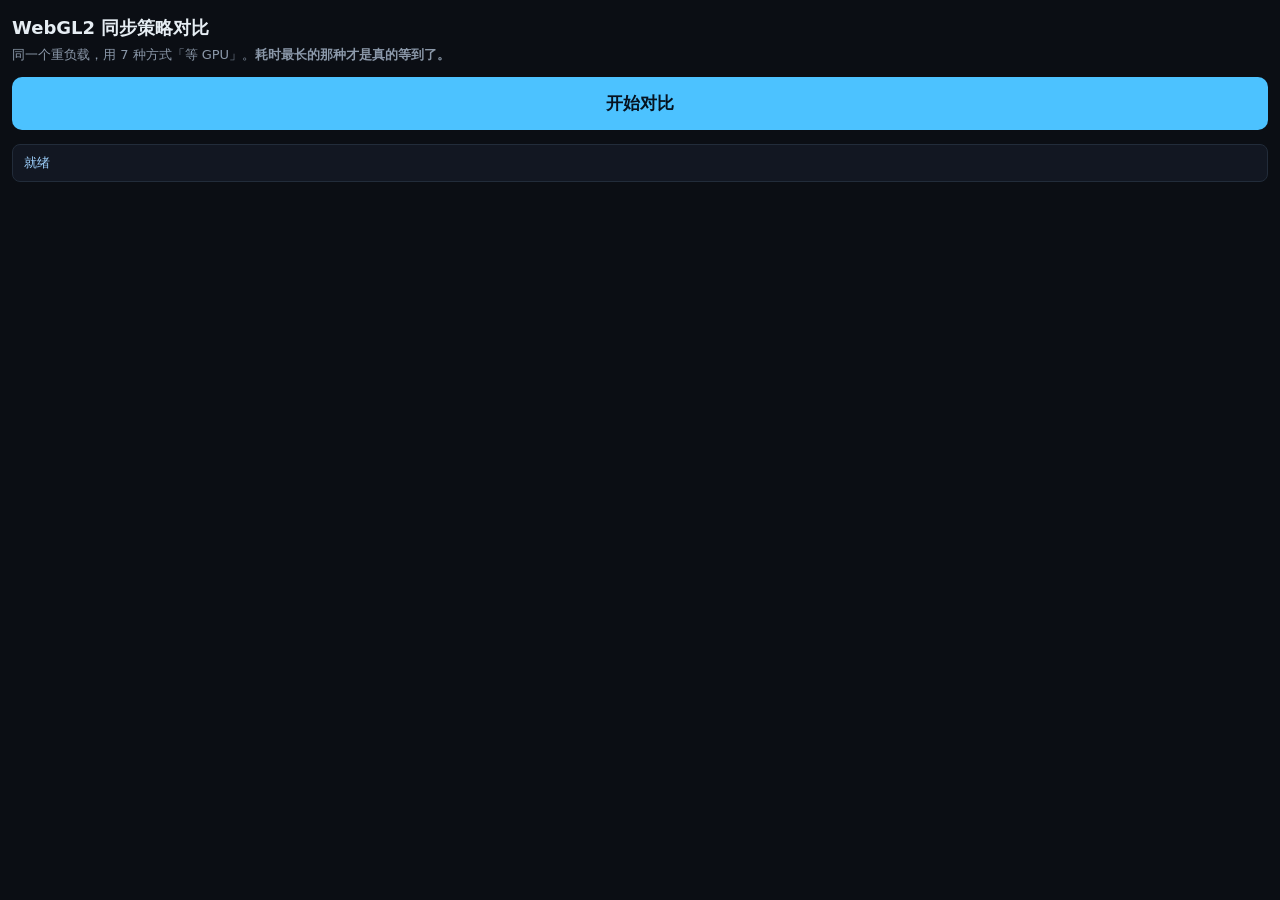
<file: tests/sync.html>
<!DOCTYPE html>
<html lang="zh-CN">
<head>
<meta charset="utf-8">
<meta name="viewport" content="width=device-width,initial-scale=1,viewport-fit=cover">
<title>同步策略对比</title>
<style>
  :root { color-scheme: dark; }
  body { margin:0; padding:14px 12px 40px; background:#0b0e14; color:#e6edf3;
         font:15px/1.5 -apple-system,"PingFang SC",system-ui,sans-serif; -webkit-text-size-adjust:100%; }
  h1 { font-size:18px; margin:0 0 4px; }
  .sub { color:#8b98a9; font-size:13px; margin-bottom:12px; }
  button { width:100%; padding:15px; font-size:17px; font-weight:700; color:#06121f;
           background:#4cc2ff; border:0; border-radius:10px; margin-bottom:14px; }
  button:disabled { opacity:.5; }
  table { width:100%; border-collapse:collapse; font-size:13px;
          font-family:ui-monospace,Menlo,monospace; }
  th,td { padding:6px 5px; border-bottom:1px solid #1d2735; text-align:right; }
  th:first-child,td:first-child { text-align:left; }
  th { color:#8b98a9; font-weight:400; font-size:12px; }
  .ok { color:#7ee787; font-weight:700; }
  .bad { color:#ff7b72; }
  .warn { color:#e3b341; }
  .card { background:#121722; border:1px solid #222c3a; border-radius:10px; padding:11px 12px; margin-bottom:11px; }
  .card h2 { font-size:15px; margin:0 0 8px; color:#9fd2ff; }
  #info { font-family:ui-monospace,monospace; font-size:12px; color:#8b98a9; white-space:pre-wrap; }
  #status { padding:9px 11px; background:#121722; border:1px solid #222c3a; border-radius:8px;
            font:13px ui-monospace,monospace; color:#9fd2ff; margin-bottom:12px; }
  textarea { width:100%; height:120px; background:#0d1219; color:#e6edf3; border:1px solid #222c3a;
             border-radius:8px; padding:9px; font:12px ui-monospace,monospace; }
</style>
</head>
<body>
<h1>WebGL2 同步策略对比</h1>
<div class="sub">同一个重负载，用 7 种方式「等 GPU」。<b>耗时最长的那种才是真的等到了。</b></div>
<button id="go">开始对比</button>
<div id="status">就绪</div>
<div id="out"></div>

<script>
(function () {
  'use strict';
  var statusEl = document.getElementById('status');
  var out = document.getElementById('out');
  var log = [];
  function st(s) { statusEl.textContent = s; log.push('[步骤] ' + s); }
  function yieldUI() { return new Promise(function (r) { setTimeout(r, 0); }); }

  var W = 640, H = 360, LOOP = 4000, PASSES = 6;

  var VS = '#version 300 es\nvoid main(){vec2 p[3]=vec2[3](vec2(-1.,-1.),vec2(3.,-1.),vec2(-1.,3.));gl_Position=vec4(p[gl_VertexID],0.,1.);}';
  var FS = '#version 300 es\nprecision highp float;\nuniform vec4 uP;\nuniform int uLoop;\nout vec4 o;\n' +
    'void main(){\n' +
    '  float a=gl_FragCoord.x*1e-5+1.0001, b=gl_FragCoord.y*1e-5+0.9999;\n' +
    '  float c=a*1.000001, d=b*0.999999;\n' +
    '  const float k=1.0000001, m=1e-7;\n' +
    '  for(int i=0;i<uLoop;i++){\n' +
    '    a=a*k+m; b=b*k+m; c=c*k+m; d=d*k+m;\n' +
    '    a=fract(a*1.000001+1e-6);\n' +   // 非线性，阻断闭式化/展开优化
    '  }\n' +
    '  o=vec4(a+b+c+d,0.,0.,1.);\n' +
    '}';

  function compile(gl) {
    function sh(t, s) {
      var o = gl.createShader(t); gl.shaderSource(o, s); gl.compileShader(o);
      if (!gl.getShaderParameter(o, gl.COMPILE_STATUS)) throw new Error(gl.getShaderInfoLog(o));
      return o;
    }
    var p = gl.createProgram();
    gl.attachShader(p, sh(gl.VERTEX_SHADER, VS));
    gl.attachShader(p, sh(gl.FRAGMENT_SHADER, FS));
    gl.linkProgram(p);
    if (!gl.getProgramParameter(p, gl.LINK_STATUS)) throw new Error(gl.getProgramInfoLog(p));
    return p;
  }

  function mkFbo(gl, internal, fmt, type, w, h) {
    var tex = gl.createTexture();
    gl.bindTexture(gl.TEXTURE_2D, tex);
    gl.texImage2D(gl.TEXTURE_2D, 0, internal, w, h, 0, fmt, type, null);
    gl.texParameteri(gl.TEXTURE_2D, gl.TEXTURE_MIN_FILTER, gl.NEAREST);
    gl.texParameteri(gl.TEXTURE_2D, gl.TEXTURE_MAG_FILTER, gl.NEAREST);
    var fbo = gl.createFramebuffer();
    gl.bindFramebuffer(gl.FRAMEBUFFER, fbo);
    gl.framebufferTexture2D(gl.FRAMEBUFFER, gl.COLOR_ATTACHMENT0, gl.TEXTURE_2D, tex, 0);
    var ok = gl.checkFramebufferStatus(gl.FRAMEBUFFER) === gl.FRAMEBUFFER_COMPLETE;
    gl.bindFramebuffer(gl.FRAMEBUFFER, null);
    return { fbo: fbo, tex: tex, ok: ok };
  }

  function drain(gl) { for (var i = 0; i < 16; i++) { if (!gl.getError()) return; } }

  document.getElementById('go').onclick = function () {
    var btn = this; btn.disabled = true; btn.textContent = '对比中…';
    out.innerHTML = ''; log = [];
    st('1/3 建上下文与着色器…');

    yieldUI().then(function () {
      var cv = document.createElement('canvas');
      cv.width = W; cv.height = H;
      cv.style.cssText = 'width:1px;height:1px;opacity:0;position:fixed;left:-99px';
      document.body.appendChild(cv);
      var gl = cv.getContext('webgl2', { alpha: false, antialias: false, depth: false, preserveDrawingBuffer: false });
      if (!gl) throw new Error('拿不到 WebGL2 上下文');

      var hasCBF = !!gl.getExtension('EXT_color_buffer_float');
      var prog = compile(gl);
      var uP = gl.getUniformLocation(prog, 'uP');
      var uLoop = gl.getUniformLocation(prog, 'uLoop');
      var vao = gl.createVertexArray();

      // 重负载渲染目标：优先用 RGBA16F（这正是出问题的那类目标）
      var target = hasCBF ? mkFbo(gl, gl.RGBA16F, gl.RGBA, gl.HALF_FLOAT, W, H)
                          : mkFbo(gl, gl.RGBA8, gl.RGBA, gl.UNSIGNED_BYTE, W, H);
      // 自建的 1×1 RGBA8 读回目标
      var sync8 = mkFbo(gl, gl.RGBA8, gl.RGBA, gl.UNSIGNED_BYTE, 1, 1);
      // 全屏 RGBA8 目标 + 缓冲区：验证「读 1 像素只等第 1 个 tile」的推断
      var big8 = mkFbo(gl, gl.RGBA8, gl.RGBA, gl.UNSIGNED_BYTE, W, H);
      var bigBuf = new Uint8Array(W * H * 4);
      var px = new Uint8Array(4);

      var head = 'WebGL2 同步策略对比\n' +
        'UA: ' + navigator.userAgent + '\n' +
        '分辨率: ' + W + 'x' + H + '   循环次数: ' + LOOP + '   每策略 pass 数: ' + PASSES + '\n' +
        'RGBA16F 可用: ' + hasCBF + '   负载目标: ' + (hasCBF ? 'RGBA16F' : 'RGBA8') + '\n' +
        'performance.now() 粒度: ' + (function () {
          var best = Infinity;
          for (var r = 0; r < 20; r++) { var p0 = performance.now();
            for (var i = 0; i < 5000; i++) { var n = performance.now();
              if (n > p0) { var d = n - p0; if (d > 0 && d < best) best = d; p0 = n; } } }
          return isFinite(best) ? best.toFixed(4) + ' ms' : '未知';
        })() + '\n';
      log.push(head);

      function draw(passes) {
        gl.useProgram(prog);
        gl.uniform4f(uP, 0, 0, 0, 0);
        gl.uniform1i(uLoop, LOOP);
        gl.bindFramebuffer(gl.FRAMEBUFFER, target.fbo);
        gl.viewport(0, 0, W, H);
        gl.disable(gl.DEPTH_TEST); gl.disable(gl.BLEND);
        gl.bindVertexArray(vao);
        for (var i = 0; i < passes; i++) gl.drawArrays(gl.TRIANGLES, 0, 3);
        gl.bindVertexArray(null);
      }

      // 每种策略：先跑 passes 次绘制，再同步，测墙钟
      var strategies = [
        { name: 'A 不同步（基准）', fn: function () { return null; } },
        { name: 'B readPixels 当前目标(RGBA/UB)', fn: function () {
            gl.readPixels(0, 0, 1, 1, gl.RGBA, gl.UNSIGNED_BYTE, px); return null; } },
        { name: 'C readPixels 当前目标(实现格式)', fn: function () {
            var f = gl.getParameter(gl.IMPLEMENTATION_COLOR_READ_FORMAT);
            var t = gl.getParameter(gl.IMPLEMENTATION_COLOR_READ_TYPE);
            gl.readPixels(0, 0, 1, 1, f, t, px); return null; } },
        { name: 'D readPixels 无关 RGBA8 目标', fn: function () {
            gl.bindFramebuffer(gl.FRAMEBUFFER, sync8.fbo);
            gl.readPixels(0, 0, 1, 1, gl.RGBA, gl.UNSIGNED_BYTE, px);
            gl.bindFramebuffer(gl.FRAMEBUFFER, target.fbo); return null; } },
        { name: 'E blit→RGBA8 再 readPixels', fn: function () {
            gl.bindFramebuffer(gl.READ_FRAMEBUFFER, target.fbo);
            gl.bindFramebuffer(gl.DRAW_FRAMEBUFFER, sync8.fbo);
            gl.blitFramebuffer(0, 0, 1, 1, 0, 0, 1, 1, gl.COLOR_BUFFER_BIT, gl.NEAREST);
            gl.bindFramebuffer(gl.FRAMEBUFFER, sync8.fbo);
            gl.readPixels(0, 0, 1, 1, gl.RGBA, gl.UNSIGNED_BYTE, px);
            gl.bindFramebuffer(gl.FRAMEBUFFER, target.fbo); return null; } },
        { name: 'F gl.finish()', fn: function () { gl.finish(); return null; } },
        { name: 'G fenceSync+clientWaitSync(0)', fn: function () {
            var s = gl.fenceSync(gl.SYNC_GPU_COMMANDS_COMPLETE, 0);
            if (s) {
              var dl = performance.now() + 500;
              for (;;) {
                var r = gl.clientWaitSync(s, 0, 0);
                if (r === gl.ALREADY_SIGNALED || r === gl.CONDITION_SATISFIED || r === gl.WAIT_FAILED) break;
                if (performance.now() > dl) break;
              }
              gl.deleteSync(s);
            }
            return null; } },
        { name: 'H gl.finish() + readPixels', fn: function () {
            gl.finish();
            gl.bindFramebuffer(gl.FRAMEBUFFER, sync8.fbo);
            gl.readPixels(0, 0, 1, 1, gl.RGBA, gl.UNSIGNED_BYTE, px);
            gl.bindFramebuffer(gl.FRAMEBUFFER, target.fbo); return null; } },
        // ↓ 若「读 1 像素只等第 1 个 tile」成立，这两条会明显更慢
        { name: 'I blit 全屏→RGBA8 + 读全屏', fn: function () {
            gl.bindFramebuffer(gl.READ_FRAMEBUFFER, target.fbo);
            gl.bindFramebuffer(gl.DRAW_FRAMEBUFFER, big8.fbo);
            gl.blitFramebuffer(0, 0, W, H, 0, 0, W, H, gl.COLOR_BUFFER_BIT, gl.NEAREST);
            gl.bindFramebuffer(gl.FRAMEBUFFER, big8.fbo);
            gl.readPixels(0, 0, W, H, gl.RGBA, gl.UNSIGNED_BYTE, bigBuf);
            gl.bindFramebuffer(gl.FRAMEBUFFER, target.fbo); return null; } },
        { name: 'J ANY_SAMPLES_PASSED 查询',
          pre: function () { var q = gl.createQuery(); gl.beginQuery(gl.ANY_SAMPLES_PASSED, q); ctxQ = q; },
          fn: function () {
            gl.endQuery(gl.ANY_SAMPLES_PASSED);
            var r = gl.getQueryParameter(ctxQ, gl.QUERY_RESULT);
            gl.deleteQuery(ctxQ); ctxQ = null; return r; } }
      ];

      var ctxQ = null;
      var results = [];
      var i = 0;
      function step() {
        if (i >= strategies.length) return Promise.resolve();
        var s = strategies[i++];
        st('2/3 测试策略 ' + i + '/' + strategies.length + '：' + s.name);
        return yieldUI().then(function () {
          // 预热一次，避免首帧编译/分配混进测量
          draw(PASSES); drain(gl);
          gl.finish();
          return yieldUI();
        }).then(function () {
          drain(gl);
          var t0 = performance.now();
          if (s.pre) s.pre();
          draw(PASSES);
          s.fn();
          var ms = performance.now() - t0;
          var err = gl.getError();
          results.push({ name: s.name, ms: ms, err: err });
          gl.finish();
          return yieldUI().then(step);
        });
      }

      return step().then(function () {
        st('3/4 汇总同步策略…');

        /* ---------- 实验二：实例化派发 vs 循环派发 ----------
         * 引擎的 WebGL2 测试用 drawArraysInstanced(gl.TRIANGLES, 0, 3, n)，
         * 也就是「同一个全屏三角形一次画 n 个实例」。而上面刚验证有效的
         * sync.html 用的是「循环 n 次 drawArrays」。
         * 这里用**完全相同的工作量**跑这两种派发方式，各自算出等效 GFLOPS：
         *   · 若实例化版本报出几万 GFLOPS（远超 A15 的约 1500），说明 iOS 驱动
         *     没有真正执行那些实例，计时自然虚高 —— 引擎就该改成循环派发。
         *   · 若两者接近，说明派发方式不是原因，要回头查 units 的声明。
         */
        var FLOP_PER_ITER = 11;          // 见着色器循环体：4×(乘+加) + (乘+加+fract)
        var N = 64;                      // 实例数 / 循环次数
        var totalFlops = W * H * LOOP * FLOP_PER_ITER * N;

        // 用实测最可靠的策略同步：blit 到 RGBA8 再 readPixels（引擎当前采用的就是它）
        function syncBest() {
          gl.bindFramebuffer(gl.READ_FRAMEBUFFER, target.fbo);
          gl.bindFramebuffer(gl.DRAW_FRAMEBUFFER, sync8.fbo);
          gl.blitFramebuffer(0, 0, 1, 1, 0, 0, 1, 1, gl.COLOR_BUFFER_BIT, gl.NEAREST);
          gl.bindFramebuffer(gl.FRAMEBUFFER, sync8.fbo);
          gl.readPixels(0, 0, 1, 1, gl.RGBA, gl.UNSIGNED_BYTE, px);
          gl.bindFramebuffer(gl.FRAMEBUFFER, target.fbo);
        }
        function prep() {
          gl.useProgram(prog);
          gl.uniform4f(uP, 0, 0, 0, 0);
          gl.uniform1i(uLoop, LOOP);
          gl.bindFramebuffer(gl.FRAMEBUFFER, target.fbo);
          gl.viewport(0, 0, W, H);
          gl.disable(gl.DEPTH_TEST); gl.disable(gl.BLEND);
          gl.bindVertexArray(vao);
        }
        function drawInstanced() { prep(); gl.drawArraysInstanced(gl.TRIANGLES, 0, 3, N); gl.bindVertexArray(null); }
        function drawLoop() {
          prep();
          for (var k = 0; k < N; k++) gl.drawArrays(gl.TRIANGLES, 0, 3);
          gl.bindVertexArray(null);
        }
        function bench(fn, repeats) {
          fn(); syncBest();                       // 预热
          gl.finish();
          var best = Infinity;
          for (var r = 0; r < (repeats || 3); r++) {
            drain(gl);
            var t0 = performance.now();
            fn();
            syncBest();
            var ms = performance.now() - t0;
            if (ms < best) best = ms;
          }
          return best;
        }

        /* 扫描工作量，找出「耗时停止线性增长」的位置 —— 那就是同步天花板。
         * 这是整个问题最关键的一步：如果同步每次只能可靠等到约 19ms，
         * 那么引擎把批量目标定在 55ms 就永远测不准（等 19ms 就返回了）。 */
        var NS = [1, 2, 4, 8, 16, 32, 64];
        var sweep = [];
        var scaleNote = '';
        st('4/4 扫描工作量（找出同步天花板）…');
        var si = 0;
        function sweepStep() {
          if (si >= NS.length) return Promise.resolve();
          var n = NS[si++];
          st('4/4 扫描 N=' + n + ' (' + si + '/' + NS.length + ')…');
          return yieldUI().then(function () {
            prep();
            gl.uniform1i(uLoop, LOOP);
            gl.drawArraysInstanced(gl.TRIANGLES, 0, 3, n);   // 预热
            gl.bindVertexArray(null);
            syncBest(); gl.finish();
            var best = Infinity;
            for (var r = 0; r < 3; r++) {
              drain(gl);
              var t0 = performance.now();
              prep();
              gl.uniform1i(uLoop, LOOP);
              gl.drawArraysInstanced(gl.TRIANGLES, 0, 3, n);
              gl.bindVertexArray(null);
              syncBest();
              var ms = performance.now() - t0;
              if (ms < best) best = ms;
            }
            sweep.push({ n: n, ms: best, gflops: (W * H * LOOP * FLOP_PER_ITER * n) / (best / 1000) / 1e9 });
            return yieldUI().then(sweepStep);
          });
        }
        return sweepStep().then(function () {
          return { sweep: sweep };
        }).then(function (cmp) {
          // 线性度：相邻两点的「每实例增量耗时」
          var slope = [];
          for (var q = 1; q < cmp.sweep.length; q++) {
            var dN = cmp.sweep[q].n - cmp.sweep[q - 1].n;
            var dMs = cmp.sweep[q].ms - cmp.sweep[q - 1].ms;
            slope.push(dMs / dN);
          }
          st('汇总…');
          var base = results[0].ms;
          var h = '<div class="card"><h2>① 同步策略</h2><table>' +
            '<tr><th>策略</th><th>耗时 ms</th><th>相对基准</th><th>GL 错误</th></tr>';
          results.forEach(function (r) {
            var ratio = base > 0.01 ? (r.ms / base) : (r.ms > 5 ? 999 : 0);
            var cls = r.ms > 5 ? 'ok' : 'bad';
            h += '<tr><td>' + r.name + '</td>' +
                 '<td class="' + cls + '">' + r.ms.toFixed(1) + '</td>' +
                 '<td>' + (ratio >= 999 ? '∞' : ratio.toFixed(2) + '×') + '</td>' +
                 '<td class="' + (r.err ? 'bad' : '') + '">' + (r.err ? '0x' + r.err.toString(16) : '无') + '</td></tr>';
          });
          h += '</table></div>';

          var maxMs = 0, satN = 0;
          cmp.sweep.forEach(function (p) { if (p.ms > maxMs) { maxMs = p.ms; satN = p.n; } });
          h += '<div class="card"><h2>② 工作量扫描：找同步天花板</h2><table>' +
            '<tr><th>实例数 N</th><th>耗时 ms</th><th>增量 ms/N</th><th>等效 GFLOPS</th><th>判定</th></tr>';
          cmp.sweep.forEach(function (p, q) {
            var sl = (q > 0) ? (p.ms - cmp.sweep[q - 1].ms) / (p.n - cmp.sweep[q - 1].n) : null;
            // 每实例的真实增量应为正且大致恒定；趋近 0 说明同步已到天花板
            var flat = (sl !== null && sl < 0.15);
            h += '<tr><td>' + p.n + '</td><td>' + p.ms.toFixed(1) + '</td>' +
              '<td class="' + (flat ? 'warn' : '') + '">' + (sl === null ? '—' : sl.toFixed(3)) + '</td>' +
              '<td class="' + (p.gflops > 4000 ? 'bad' : 'ok') + '">' + p.gflops.toFixed(0) + '</td>' +
              '<td class="' + (flat ? 'warn' : 'ok') + '">' + (sl === null ? '基准' : (flat ? '已饱和' : '线性')) + '</td></tr>';
          });
          h += '</table><div style="margin-top:9px;color:#8b98a9;font-size:12px">' +
            '「增量 ms/N」应大致恒定；<b>趋近 0 的那一行起，同步就没再等到新工作</b>，' +
            '之后的 GFLOPS 全是假的。<br>' +
            '耗时最大值 ' + maxMs.toFixed(1) + ' ms（N=' + satN + '）。' +
            'A15 理论约 1500 GFLOPS：N=1 时应约 ' +
            ((W * H * LOOP * FLOP_PER_ITER) / 1500e9 * 1000).toFixed(1) + ' ms。' + scaleNote + '</div></div>';
          out.insertAdjacentHTML('beforeend', h);
          log.push('');
          log.push('策略 | 耗时ms | GL错误');
          results.forEach(function (r) {
            log.push(r.name + ' | ' + r.ms.toFixed(1) + ' ms | ' + (r.err ? '0x' + r.err.toString(16) : '无'));
          });
          log.push('');
          log.push('—— 实验二：工作量扫描（找同步天花板）——');
          log.push('N | 耗时ms | 增量ms/N | 等效GFLOPS');
          cmp.sweep.forEach(function (p, q) {
            var sl = (q > 0) ? ((p.ms - cmp.sweep[q - 1].ms) / (p.n - cmp.sweep[q - 1].n)).toFixed(3) : '-';
            log.push(p.n + ' | ' + p.ms.toFixed(1) + ' | ' + sl + ' | ' + p.gflops.toFixed(0));
          });

          var ta = document.createElement('textarea');
          ta.value = log.join('\n');
          var c = document.createElement('div');
          c.className = 'card'; c.innerHTML = '<h2>完整文本</h2>';
          c.appendChild(ta);
          out.appendChild(c);
          var b = document.createElement('button');
          b.textContent = '全选并复制';
          b.onclick = function () { ta.focus(); ta.select();
            try { document.execCommand('copy'); b.textContent = '已复制 ✓'; } catch (e) { b.textContent = '请长按选择'; } };
          out.appendChild(b);

          statusEl.textContent = '完成';
          window.__SYNC_DONE__ = true;
          document.title = 'SYNC-DONE';
          btn.textContent = '重新对比'; btn.disabled = false;
          return null;
        });
      });
    }).catch(function (e) {
      statusEl.textContent = '失败：' + (e && e.message || e);
      log.push('失败: ' + (e && e.message || e));
      out.insertAdjacentHTML('beforeend', '<div class="card"><h2 class="bad">失败</h2><div>' +
        String(e && e.message || e) + '</div></div>');
      window.__SYNC_DONE__ = true; btn.disabled = false; btn.textContent = '重试';
    });
  };
})();
</script>
</body>
</html>
</file>
<file: assets/css/style.css>
/* ============================================================================
 * NovaMark · 视觉系统
 *  - 默认浅色主题，可通过 <html data-theme="dark"> 切换到深色
 *  - 零依赖 / 支持响应式与打印导出
 * ==========================================================================*/

/* ------------------------------- 主题变量 ------------------------------- */
/* 默认：浅色 */
:root,
:root[data-theme="light"] {
  --bg: #eef2f9;
  --bg-2: #ffffff;
  --panel: #ffffff;
  --panel-2: #f6f8fc;
  --panel-3: #eaeff8;
  --border: #d9e2ef;
  --border-soft: #e7edf6;
  --grid: #e4ebf5;

  --text: #0f1a2e;
  --text-2: #33415c;
  --muted: #5f6f8c;
  --dim: #8b9ab5;

  --cyan: #0e7490;
  --blue: #1d4ed8;
  --violet: #6d28d9;
  --magenta: #be185d;
  --lime: #4d7c0f;
  --amber: #b45309;
  --orange: #c2410c;
  --red: #b91c1c;
  --green: #047857;

  --accent-fill: #0891b2;
  --accent-fill-2: #0ea5b7;

  --shadow: 0 4px 16px rgba(15, 26, 46, .07), 0 1px 3px rgba(15, 26, 46, .05);
  --shadow-lg: 0 12px 34px rgba(15, 26, 46, .12);
  --glow-cyan: 0 0 0 rgba(0, 0, 0, 0);

  --hero-grad-a: #0f1a2e;
  --hero-grad-b: #0e7490;
  --hero-grad-c: #6d28d9;
  --hero-bg: linear-gradient(140deg, rgba(8, 145, 178, .10), rgba(109, 40, 217, .07) 45%, rgba(255, 255, 255, .96));
  --hero-line: rgba(15, 26, 46, .03);

  --bar-track: rgba(15, 26, 46, .08);
  --bar-track-2: rgba(15, 26, 46, .06);
  --row-hover: rgba(15, 26, 46, .025);
  --row-bg: rgba(15, 26, 46, .012);

  --viewport-bg: #04070d;
  --hud-bg: rgba(4, 8, 14, .62);
  --hud-border: rgba(34, 211, 238, .25);

  --overlay: rgba(15, 26, 46, .45);
  --scroll-thumb: #c3cfe0;
  --scroll-thumb-hover: #a9b8ce;

  --radius: 14px;
  --radius-sm: 9px;
  --mono: ui-monospace, SFMono-Regular, "Cascadia Mono", Consolas, "Liberation Mono", monospace;
  --sans: -apple-system, BlinkMacSystemFont, "Segoe UI", "Microsoft YaHei", "PingFang SC", "Hiragino Sans GB", sans-serif;
}

/* 深色 */
:root[data-theme="dark"] {
  --bg: #070b14;
  --bg-2: #0a1020;
  --panel: #0d1424;
  --panel-2: #111a2e;
  --panel-3: #16203a;
  --border: #1e2b45;
  --border-soft: #172138;
  --grid: #1b2740;

  --text: #e6edf7;
  --text-2: #b9c7de;
  --muted: #8fa3c4;
  --dim: #5b6b8a;

  --cyan: #22d3ee;
  --blue: #3b82f6;
  --violet: #8b5cf6;
  --magenta: #f472b6;
  --lime: #a3e635;
  --amber: #fbbf24;
  --orange: #fb923c;
  --red: #f87171;
  --green: #34d399;

  --accent-fill: #22d3ee;
  --accent-fill-2: #0ea5b7;

  --shadow: 0 10px 30px rgba(0, 0, 0, .45);
  --shadow-lg: 0 18px 44px rgba(0, 0, 0, .55);
  --glow-cyan: 0 0 18px rgba(34, 211, 238, .35);

  --hero-grad-a: #ffffff;
  --hero-grad-b: #22d3ee;
  --hero-grad-c: #8b5cf6;
  --hero-bg: linear-gradient(140deg, rgba(34, 211, 238, .13), rgba(139, 92, 246, .10) 45%, rgba(13, 20, 36, .9));
  --hero-line: rgba(255, 255, 255, .022);

  --bar-track: rgba(255, 255, 255, .08);
  --bar-track-2: rgba(255, 255, 255, .06);
  --row-hover: rgba(255, 255, 255, .022);
  --row-bg: rgba(255, 255, 255, .014);

  --viewport-bg: #04070d;
  --hud-bg: rgba(4, 8, 14, .62);
  --hud-border: rgba(34, 211, 238, .22);

  --overlay: rgba(3, 6, 12, .72);
  --scroll-thumb: #22304d;
  --scroll-thumb-hover: #2e4166;
}

/* ------------------------------- 基础 ------------------------------- */
* { box-sizing: border-box; }

html, body {
  margin: 0;
  padding: 0;
  background: var(--bg);
  color: var(--text);
  font-family: var(--sans);
  font-size: 15px;
  line-height: 1.6;
  -webkit-font-smoothing: antialiased;
  transition: background .22s ease, color .22s ease;
}

body {
  min-height: 100vh;
  background-image:
    radial-gradient(1100px 620px at 12% -10%, rgba(8, 145, 178, .10), transparent 60%),
    radial-gradient(900px 560px at 92% 4%, rgba(109, 40, 217, .09), transparent 62%),
    radial-gradient(700px 500px at 50% 110%, rgba(190, 24, 93, .05), transparent 60%);
  background-attachment: fixed;
}

:root[data-theme="dark"] body {
  background-image:
    radial-gradient(1100px 620px at 12% -10%, rgba(34, 211, 238, .10), transparent 60%),
    radial-gradient(900px 560px at 92% 4%, rgba(139, 92, 246, .12), transparent 62%),
    radial-gradient(700px 500px at 50% 110%, rgba(244, 114, 182, .07), transparent 60%);
}

a { color: var(--cyan); text-decoration: none; }
a:hover { text-decoration: underline; }
h1, h2, h3, h4 { margin: 0 0 .6em; font-weight: 650; line-height: 1.3; letter-spacing: .2px; }
h1 { font-size: 26px; }
h2 { font-size: 20px; }
h3 { font-size: 16px; }
p { margin: 0 0 .8em; }
code, kbd, .mono { font-family: var(--mono); font-size: .92em; }
kbd {
  background: var(--panel-3); border: 1px solid var(--border); border-bottom-width: 2px;
  border-radius: 5px; padding: 1px 6px; font-size: 12px;
}
::selection { background: rgba(8, 145, 178, .25); }

/* 滚动条 */
::-webkit-scrollbar { width: 10px; height: 10px; }
::-webkit-scrollbar-track { background: transparent; }
::-webkit-scrollbar-thumb { background: var(--scroll-thumb); border-radius: 6px; border: 2px solid var(--bg); }
::-webkit-scrollbar-thumb:hover { background: var(--scroll-thumb-hover); }

.hidden { display: none !important; }
.muted { color: var(--muted); }
.dim { color: var(--dim); }
.small { font-size: 12.5px; }
.tiny { font-size: 11.5px; }
.nowrap { white-space: nowrap; }
.center { text-align: center; }
.right { text-align: right; }
.row { display: flex; align-items: center; gap: 10px; }
.row.between { justify-content: space-between; }
.row.wrap { flex-wrap: wrap; }
.col { display: flex; flex-direction: column; gap: 10px; }
.grow { flex: 1 1 auto; min-width: 0; }
.mt8 { margin-top: 8px; } .mt16 { margin-top: 16px; } .mt24 { margin-top: 24px; }
.mb8 { margin-bottom: 8px; } .mb16 { margin-bottom: 16px; }

/* ------------------------------- 布局 ------------------------------- */
.app {
  max-width: 1280px;
  margin: 0 auto;
  padding: 0 22px 80px;
}

.topbar {
  position: sticky; top: 0; z-index: 40;
  backdrop-filter: blur(14px);
  background: color-mix(in srgb, var(--bg) 88%, transparent);
  border-bottom: 1px solid var(--border-soft);
  margin: 0 -22px 22px;
  padding: 0 22px;
}
.topbar-inner {
  max-width: 1280px; margin: 0 auto;
  display: flex; align-items: center; gap: 18px; height: 62px;
}

.brand { display: flex; align-items: center; gap: 11px; user-select: none; }
.brand-logo {
  width: 32px; height: 32px; border-radius: 9px;
  background: conic-gradient(from 210deg, var(--accent-fill), var(--violet), var(--magenta), var(--accent-fill));
  display: grid; place-items: center; color: #fff; font-weight: 900; font-size: 17px;
  box-shadow: var(--glow-cyan);
}
.brand-name { font-size: 17px; font-weight: 750; letter-spacing: .4px; }
.brand-name span { color: var(--cyan); }
.brand-sub { font-size: 11px; color: var(--dim); letter-spacing: 1.4px; text-transform: uppercase; }

.nav { display: flex; gap: 3px; margin-left: 10px; }
.nav button {
  background: transparent; border: 0; color: var(--muted);
  padding: 8px 15px; border-radius: 9px; cursor: pointer;
  font-size: 14px; font-family: inherit; font-weight: 550;
  transition: background .15s, color .15s;
}
.nav button:hover { background: var(--row-hover); color: var(--text); }
.nav button.active { background: color-mix(in srgb, var(--accent-fill) 15%, transparent); color: var(--cyan); }
.nav button:disabled { opacity: .4; cursor: not-allowed; }

.topbar-right { margin-left: auto; display: flex; align-items: center; gap: 10px; }

.chip {
  display: inline-flex; align-items: center; gap: 7px;
  background: var(--panel-2); border: 1px solid var(--border);
  padding: 5px 11px; border-radius: 999px; font-size: 12px; color: var(--text-2);
  max-width: 320px; overflow: hidden; text-overflow: ellipsis; white-space: nowrap;
}
.chip .dot { width: 7px; height: 7px; border-radius: 50%; background: var(--green); box-shadow: 0 0 8px currentColor; flex: 0 0 auto; }
.chip.warn .dot { background: var(--amber); }
.chip.bad .dot { background: var(--red); }

/* 主题切换按钮 */
.theme-toggle {
  width: 34px; height: 34px; border-radius: 10px; cursor: pointer;
  border: 1px solid var(--border); background: var(--panel-2); color: var(--text-2);
  display: grid; place-items: center; font-size: 16px; line-height: 1;
  transition: background .15s, border-color .15s, color .15s, transform .12s;
}
.theme-toggle:hover { background: var(--panel-3); color: var(--text); }
.theme-toggle:active { transform: rotate(-20deg) scale(.94); }

/* ------------------------------- 卡片 ------------------------------- */
.card {
  background: var(--panel);
  border: 1px solid var(--border);
  border-radius: var(--radius);
  padding: 20px;
  box-shadow: var(--shadow);
}
.card.tight { padding: 15px; }
.card.flat { box-shadow: none; }
.card-head { display: flex; align-items: center; justify-content: space-between; gap: 14px; margin-bottom: 15px; }
.card-title { font-size: 15px; font-weight: 650; letter-spacing: .3px; display: flex; align-items: center; gap: 8px; }
.card-title::before {
  content: ''; width: 3px; height: 15px; border-radius: 2px;
  background: linear-gradient(180deg, var(--accent-fill), var(--violet));
}

.grid { display: grid; gap: 16px; }
.grid.c2 { grid-template-columns: repeat(2, minmax(0, 1fr)); }
.grid.c3 { grid-template-columns: repeat(3, minmax(0, 1fr)); }
.grid.c4 { grid-template-columns: repeat(4, minmax(0, 1fr)); }
.grid.c2-1 { grid-template-columns: minmax(0, 2fr) minmax(0, 1fr); }
.grid.c1-2 { grid-template-columns: minmax(0, 1fr) minmax(0, 2fr); }

/* ------------------------------- 按钮 ------------------------------- */
.btn {
  display: inline-flex; align-items: center; justify-content: center; gap: 8px;
  font-family: inherit; font-size: 14px; font-weight: 600;
  padding: 9px 17px; border-radius: 10px; cursor: pointer;
  border: 1px solid var(--border); background: var(--panel-2); color: var(--text);
  transition: transform .08s, background .15s, border-color .15s, box-shadow .15s;
  white-space: nowrap;
}
.btn:hover { background: var(--panel-3); }
.btn:active { transform: translateY(1px); }
.btn:disabled { opacity: .45; cursor: not-allowed; }
.btn.primary {
  background: linear-gradient(135deg, var(--accent-fill), var(--accent-fill-2));
  border-color: transparent; color: #fff; font-weight: 700;
  box-shadow: 0 6px 18px rgba(8, 145, 178, .28);
}
.btn.primary:hover { box-shadow: 0 8px 24px rgba(8, 145, 178, .38); filter: brightness(1.06); }
.btn.violet { background: linear-gradient(135deg, var(--violet), #6d28d9); border-color: transparent; color: #fff; }
.btn.ghost { background: transparent; }
.btn.danger { color: var(--red); border-color: rgba(185, 28, 28, .3); background: rgba(185, 28, 28, .07); }
.btn.sm { padding: 5px 11px; font-size: 12.5px; border-radius: 8px; }
.btn.lg { padding: 13px 26px; font-size: 16px; border-radius: 12px; }
.btn.block { width: 100%; }
select.btn { cursor: pointer; }

/* 分段控件 */
.seg { display: inline-flex; background: var(--panel-2); border: 1px solid var(--border); border-radius: 10px; padding: 3px; gap: 3px; flex-wrap: wrap; }
.seg button {
  background: transparent; border: 0; color: var(--muted); cursor: pointer;
  padding: 6px 14px; border-radius: 8px; font-size: 13px; font-family: inherit; font-weight: 550;
  transition: background .15s, color .15s;
}
.seg button:hover { color: var(--text); }
.seg button.active { background: color-mix(in srgb, var(--accent-fill) 16%, transparent); color: var(--cyan); }
.seg button:disabled { opacity: .35; cursor: not-allowed; }

/* 开关 */
.switch { display: inline-flex; align-items: center; gap: 9px; cursor: pointer; user-select: none; font-size: 13.5px; color: var(--text-2); }
.switch input { display: none; }
.switch .track {
  width: 40px; height: 22px; border-radius: 999px; background: var(--panel-3);
  border: 1px solid var(--border); position: relative; transition: background .18s, border-color .18s; flex: 0 0 auto;
}
.switch .track::after {
  content: ''; position: absolute; top: 2px; left: 2px; width: 16px; height: 16px; border-radius: 50%;
  background: var(--dim); transition: transform .18s, background .18s;
}
.switch input:checked + .track { background: color-mix(in srgb, var(--accent-fill) 25%, transparent); border-color: color-mix(in srgb, var(--accent-fill) 50%, transparent); }
.switch input:checked + .track::after { transform: translateX(18px); background: var(--accent-fill); }

/* ------------------------------- 徽标 ------------------------------- */
.badge {
  display: inline-flex; align-items: center; gap: 5px;
  font-size: 11.5px; font-weight: 650; padding: 3px 9px; border-radius: 999px;
  border: 1px solid var(--border); background: var(--panel-2); color: var(--muted);
  letter-spacing: .3px; white-space: nowrap;
}
.badge.ok { color: var(--green); border-color: rgba(4, 120, 87, .3); background: rgba(4, 120, 87, .08); }
.badge.warn { color: var(--amber); border-color: rgba(180, 83, 9, .3); background: rgba(180, 83, 9, .08); }
.badge.bad { color: var(--red); border-color: rgba(185, 28, 28, .3); background: rgba(185, 28, 28, .08); }
.badge.info { color: var(--cyan); border-color: rgba(8, 145, 178, .3); background: rgba(8, 145, 178, .08); }
.badge.violet { color: var(--violet); border-color: rgba(109, 40, 217, .3); background: rgba(109, 40, 217, .09); }
.badge.lg { font-size: 13px; padding: 5px 13px; }

/* ------------------------------- 键值表 ------------------------------- */
.kv { display: grid; grid-template-columns: minmax(96px, 34%) 1fr; gap: 0; font-size: 13.5px; }
.kv > div { padding: 7px 0; border-bottom: 1px dashed var(--border-soft); min-width: 0; }
.kv > div:nth-child(odd) { color: var(--muted); }
.kv > div:nth-child(even) { color: var(--text); word-break: break-word; font-family: var(--mono); font-size: 12.5px; }
.kv > div:nth-last-child(-n+2) { border-bottom: 0; }

table.tbl { width: 100%; border-collapse: collapse; font-size: 13px; }
table.tbl th {
  text-align: left; color: var(--muted); font-weight: 600; font-size: 12px;
  padding: 8px 10px; border-bottom: 1px solid var(--border); white-space: nowrap;
  text-transform: uppercase; letter-spacing: .6px;
}
table.tbl td { padding: 8px 10px; border-bottom: 1px solid var(--border-soft); vertical-align: middle; }
table.tbl tr:hover td { background: var(--row-hover); }
table.tbl td.num, table.tbl th.num { text-align: right; font-family: var(--mono); }
table.tbl tr.total td { font-weight: 700; border-top: 1px solid var(--border); color: var(--text); }

/* ------------------------------- 测试台 ------------------------------- */
.stage-wrap {
  position: relative; border-radius: var(--radius); overflow: hidden;
  border: 1px solid var(--border); background: var(--viewport-bg);
  aspect-ratio: 16 / 9; width: 100%;
}
.stage-wrap canvas { display: block; width: 100%; height: 100%; }
.stage-hud {
  position: absolute; inset: 0; pointer-events: none;
  display: flex; flex-direction: column; justify-content: space-between; padding: 14px 16px;
  font-family: var(--mono); font-size: 12.5px;
}
.hud-top { display: flex; justify-content: space-between; gap: 12px; }
.hud-box {
  background: var(--hud-bg); border: 1px solid var(--hud-border);
  border-radius: 8px; padding: 5px 10px; color: #22d3ee; backdrop-filter: blur(6px);
}
.hud-box b { color: #e6edf7; font-weight: 700; }
.hud-bottom { display: flex; align-items: flex-end; justify-content: space-between; gap: 12px; }
.stage-idle {
  position: absolute; inset: 0; display: grid; place-items: center; text-align: center;
  background: radial-gradient(circle at 50% 45%, rgba(34, 211, 238, .09), transparent 62%);
}
.stage-idle .big { font-size: 15px; color: #8fa3c4; }
.spark-canvas { width: 100%; height: 74px; display: block; }

.test-list { display: flex; flex-direction: column; gap: 7px; }
.test-row {
  display: grid; grid-template-columns: 26px 1fr auto auto; align-items: center; gap: 11px;
  padding: 9px 12px; border-radius: var(--radius-sm); border: 1px solid var(--border-soft);
  background: var(--row-bg); transition: border-color .2s, background .2s;
}
.test-row .idx { color: var(--dim); font-family: var(--mono); font-size: 12px; }
.test-row .name { font-size: 13.5px; color: var(--text-2); }
.test-row .name em { font-style: normal; color: var(--dim); font-size: 11.5px; display: block; }
.test-row .meter { width: 108px; height: 5px; border-radius: 3px; background: var(--bar-track-2); overflow: hidden; }
.test-row .meter i { display: block; height: 100%; width: 0; background: linear-gradient(90deg, var(--accent-fill), var(--violet)); transition: width .25s; }
.test-row .val { font-family: var(--mono); font-size: 12.5px; color: var(--muted); min-width: 112px; text-align: right; }
.test-row.running { border-color: rgba(8, 145, 178, .5); background: rgba(8, 145, 178, .07); }
.test-row.done .name { color: var(--text); }
.test-row.done .val { color: var(--cyan); }
.test-row.fail { border-color: rgba(185, 28, 28, .35); }
.test-row.fail .val { color: var(--red); }
.test-row.skip { opacity: .55; }

/* 环形进度 */
.ring-wrap { position: relative; width: 148px; height: 148px; flex: 0 0 auto; }
.ring-wrap canvas { width: 100%; height: 100%; display: block; }
.ring-center {
  position: absolute; inset: 0; display: grid; place-items: center; text-align: center;
}
.ring-center .v { font-size: 30px; font-weight: 750; font-family: var(--mono); line-height: 1; }
.ring-center .l { font-size: 11.5px; color: var(--muted); letter-spacing: 1px; margin-top: 4px; }

/* ------------------------------- 报告 ------------------------------- */
.report-hero {
  display: grid; grid-template-columns: minmax(0, 1.15fr) minmax(0, 1fr); gap: 18px;
  align-items: stretch;
}
.score-hero {
  position: relative; overflow: hidden;
  border-radius: var(--radius); border: 1px solid var(--border);
  background: var(--hero-bg);
  padding: 26px 28px;
  display: flex; flex-direction: column; justify-content: center;
  box-shadow: var(--shadow);
}
.score-hero::after {
  content: ''; position: absolute; inset: 0;
  background: repeating-linear-gradient(115deg, transparent 0 22px, var(--hero-line) 22px 23px);
  pointer-events: none;
}
.score-hero .label { font-size: 12px; letter-spacing: 2.4px; color: var(--muted); text-transform: uppercase; }
.score-hero .value {
  font-size: 62px; font-weight: 800; font-family: var(--mono); line-height: 1.02;
  background: linear-gradient(120deg, var(--hero-grad-a), var(--hero-grad-b) 55%, var(--hero-grad-c));
  -webkit-background-clip: text; background-clip: text; color: transparent;
  margin: 6px 0 2px; letter-spacing: -1px;
}
.score-hero .grade {
  display: inline-flex; align-items: baseline; gap: 8px; margin-top: 8px;
}
.score-hero .grade b { font-size: 30px; font-weight: 800; }
.score-hero .sub { color: var(--muted); font-size: 13px; margin-top: 10px; }

.stat-tile {
  background: var(--panel-2); border: 1px solid var(--border-soft);
  border-radius: var(--radius-sm); padding: 13px 15px;
}
.stat-tile .k { font-size: 11.5px; color: var(--dim); letter-spacing: .8px; text-transform: uppercase; }
.stat-tile .v { font-size: 21px; font-weight: 700; font-family: var(--mono); margin-top: 3px; }
.stat-tile .s { font-size: 11.5px; color: var(--muted); }

.chart-canvas { width: 100%; display: block; }

/* 图表悬停 / 触摸读数：
 *   touch-action: pan-y —— 上下滑动仍然滚页，只有横向拖动才被图表拿去查看数据点；
 *   同时禁止长按弹出系统菜单与文字选择，避免触摸读数时弹窗打断。 */
.chart-canvas {
  touch-action: pan-y;
  -webkit-touch-callout: none;
  -webkit-user-select: none;
  user-select: none;
}

.diag {
  display: flex; gap: 11px; padding: 12px 14px; border-radius: var(--radius-sm);
  border: 1px solid var(--border-soft); background: var(--row-bg); margin-bottom: 9px;
}
.diag .ico { font-size: 17px; line-height: 1.3; flex: 0 0 auto; }
.diag .t { font-size: 13.5px; font-weight: 600; margin-bottom: 2px; }
.diag .d { font-size: 12.5px; color: var(--muted); }
.diag.good { border-color: rgba(4, 120, 87, .28); background: rgba(4, 120, 87, .06); }
.diag.warn { border-color: rgba(180, 83, 9, .28); background: rgba(180, 83, 9, .07); }
.diag.bad { border-color: rgba(185, 28, 28, .28); background: rgba(185, 28, 28, .06); }
.diag.info { border-color: rgba(8, 145, 178, .26); background: rgba(8, 145, 178, .05); }

.cert {
  border: 1px solid var(--border); border-radius: var(--radius);
  background:
    linear-gradient(180deg, rgba(8, 145, 178, .05), transparent 40%),
    var(--panel);
  padding: 20px 22px;
  font-family: var(--mono);
  box-shadow: var(--shadow);
}
.cert .cert-id { font-size: 15px; letter-spacing: 2px; color: var(--cyan); }
.cert .cert-hash { font-size: 10.5px; color: var(--dim); word-break: break-all; line-height: 1.5; }

/* 对比条 */
.cmp-row { display: grid; grid-template-columns: minmax(0, 148px) 1fr 74px; gap: 11px; align-items: center; font-size: 13px; }
.cmp-track { height: 8px; border-radius: 4px; background: var(--bar-track-2); overflow: hidden; position: relative; }
.cmp-track i { display: block; height: 100%; border-radius: 4px; }
.cmp-row.self .cmp-name { color: var(--cyan); font-weight: 650; }

/* ------------------------------- 提示 / 弹窗 ------------------------------- */
.alert {
  display: flex; gap: 11px; padding: 13px 15px; border-radius: var(--radius-sm);
  border: 1px solid var(--border); background: var(--panel-2); font-size: 13.5px;
}
.alert.warn { border-color: rgba(180, 83, 9, .35); background: rgba(180, 83, 9, .09); }
.alert.bad { border-color: rgba(185, 28, 28, .35); background: rgba(185, 28, 28, .08); }
.alert.info { border-color: rgba(8, 145, 178, .3); background: rgba(8, 145, 178, .07); }
.alert.ok { border-color: rgba(4, 120, 87, .3); background: rgba(4, 120, 87, .07); }

.toast-host { position: fixed; right: 20px; bottom: 20px; z-index: 200; display: flex; flex-direction: column; gap: 9px; }
.toast {
  background: var(--panel); border: 1px solid var(--border); border-left: 3px solid var(--accent-fill);
  border-radius: 10px; padding: 11px 15px; font-size: 13.5px; box-shadow: var(--shadow-lg);
  animation: toast-in .22s ease-out; max-width: 380px;
}
.toast.bad { border-left-color: var(--red); }
.toast.ok { border-left-color: var(--green); }
@keyframes toast-in { from { opacity: 0; transform: translateX(18px); } to { opacity: 1; transform: none; } }

.copyright {
  border-top: 1px dashed var(--border);
  padding-top: 12px;
  font-size: 12px;
  color: var(--muted);
  line-height: 1.7;
}
.copyright b { color: var(--text); font-weight: 700; letter-spacing: .3px; }
.copyright a { color: var(--cyan); }

.copyright-card {
  border: 1px solid var(--border);
  border-radius: var(--radius);
  background:
    linear-gradient(135deg, rgba(8, 145, 178, .06), transparent 55%),
    var(--panel);
  padding: 20px 22px;
  box-shadow: var(--shadow);
}
.copyright-card .owner {
  font-size: 19px;
  font-weight: 800;
  letter-spacing: .6px;
  background: linear-gradient(120deg, var(--hero-grad-a), var(--hero-grad-b) 55%, var(--hero-grad-c));
  -webkit-background-clip: text; background-clip: text; color: transparent;
}
.copyright-card .scope {
  font-family: var(--mono);
  font-size: 12px;
  color: var(--text-2);
  line-height: 1.9;
}

.modal-host {
  position: fixed; inset: 0; z-index: 150; display: grid; place-items: center;
  background: var(--overlay); backdrop-filter: blur(5px); padding: 24px;
}
.modal {
  background: var(--panel); border: 1px solid var(--border); border-radius: var(--radius);
  max-width: 560px; width: 100%; max-height: 84vh; overflow: auto; padding: 22px; box-shadow: var(--shadow-lg);
}

/* ------------------------------- 报告打印 ------------------------------- */
@media print {
  body { background: #fff; color: #111; background-image: none; }
  .topbar, .toast-host, .no-print, .btn, .seg, .switch, .theme-toggle { display: none !important; }
  .app { max-width: none; padding: 0; }
  .card, .score-hero, .cert { box-shadow: none; border-color: #ccc; background: #fff; color: #111; }
  .score-hero .value { -webkit-text-fill-color: #111; color: #111; }
  .muted, .dim { color: #555; }
}

/* ------------------------------- 响应式 ------------------------------- */
@media (max-width: 1080px) {
  .grid.c4 { grid-template-columns: repeat(2, minmax(0, 1fr)); }
  .grid.c3 { grid-template-columns: repeat(2, minmax(0, 1fr)); }
  .report-hero { grid-template-columns: 1fr; }
  .grid.c2-1, .grid.c1-2 { grid-template-columns: 1fr; }
}
@media (max-width: 760px) {
  .app { padding: 0 14px 60px; }
  .topbar { margin: 0 -14px 16px; padding: 0 14px; }
  .topbar-inner { height: auto; flex-wrap: wrap; padding: 10px 0; gap: 10px; }
  .nav { margin-left: 0; order: 3; width: 100%; overflow-x: auto; }
  .grid.c2, .grid.c3, .grid.c4 { grid-template-columns: 1fr; }
  .score-hero .value { font-size: 46px; }
  .kv { grid-template-columns: 1fr; }
  .kv > div:nth-child(odd) { padding-bottom: 0; border-bottom: 0; }
  .kv > div:nth-child(even) { padding-top: 2px; }
  .test-row { grid-template-columns: 22px 1fr auto; }
  .test-row .meter { display: none; }
  .cmp-row { grid-template-columns: minmax(0, 110px) 1fr 58px; }
}

/* ------------------------- 场景序列逐段成绩表 ------------------------- */
.seg-table {
  display: flex; flex-direction: column; gap: 6px;
  border: 1px solid var(--border-soft); border-radius: 10px;
  padding: 12px 14px; background: var(--panel-2, rgba(0,0,0,0.02));
}
.seg-row {
  display: grid;
  grid-template-columns: 20px minmax(120px, 1.4fr) minmax(80px, 2fr) 92px 96px;
  align-items: center; gap: 10px; font-size: 12.5px;
}
.seg-idx {
  width: 20px; height: 20px; border-radius: 50%; display: grid; place-items: center;
  font-size: 11px; font-weight: 700; color: var(--accent-ink, #fff);
  background: var(--accent-fill, #0891b2);
}
.seg-name { color: var(--text); font-weight: 600; overflow: hidden; text-overflow: ellipsis; white-space: nowrap; }
.seg-bar {
  height: 7px; border-radius: 4px; background: var(--track, rgba(127,127,127,0.18));
  overflow: hidden; display: block;
}
.seg-bar > i {
  display: block; height: 100%; border-radius: 4px;
  background: linear-gradient(90deg, var(--cyan), var(--violet));
}
.seg-fps { text-align: right; font-family: var(--mono); font-weight: 700; color: var(--text); }
.seg-meta { text-align: right; font-family: var(--mono); font-size: 11.5px; color: var(--muted); }
@media (max-width: 720px) {
  .seg-row { grid-template-columns: 20px 1fr 76px; }
  .seg-bar, .seg-meta { display: none; }
}
</file>
